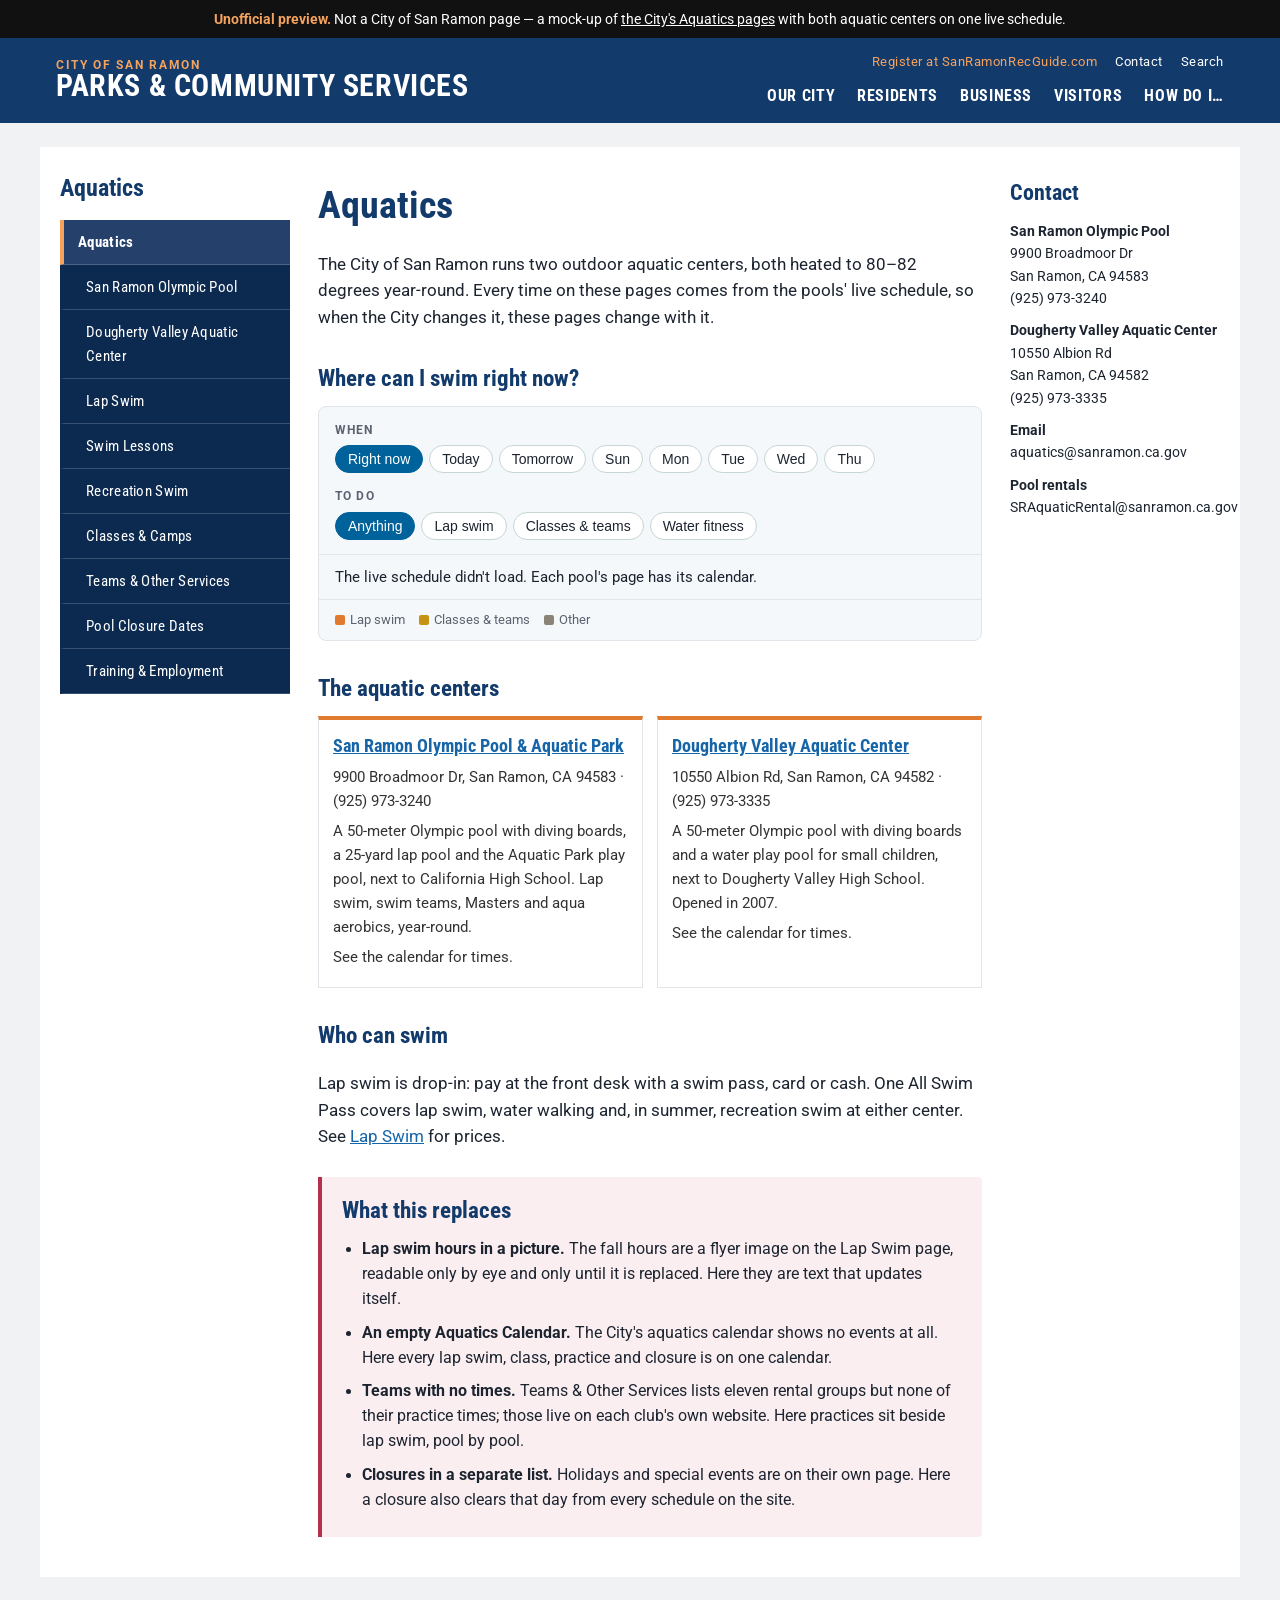
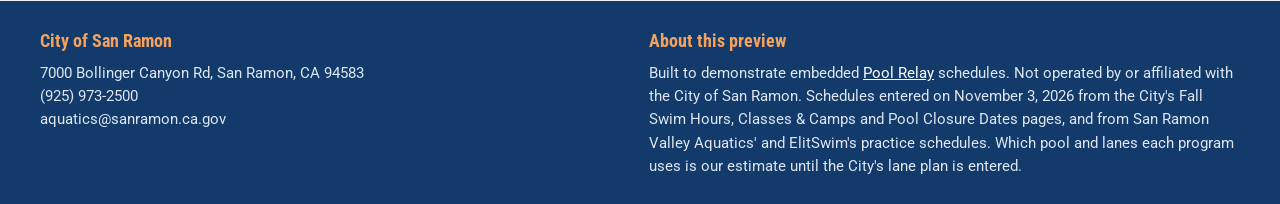
<file: index.html>
<!doctype html>
<!-- UNOFFICIAL PREVIEW. Not a City of San Ramon website. A mock-up of https://www.sanramon.ca.gov/our_city/departments_and_divisions/parks_community_services/aquatics
     with the City's two aquatic centers on one live Pool Relay schedule. -->
<html lang="en">
<head>
<meta charset="utf-8">
<meta name="viewport" content="width=device-width, initial-scale=1">
<meta name="robots" content="noindex, nofollow">
<title>Aquatics | City of San Ramon Aquatics preview</title>
<link rel="preconnect" href="https://fonts.googleapis.com"><link rel="preconnect" href="https://fonts.gstatic.com" crossorigin>
<link href="https://fonts.googleapis.com/css2?family=Roboto:wght@400;500;700&family=Roboto+Condensed:wght@400;700&display=swap" rel="stylesheet">
<link rel="stylesheet" href="style.css?v=bbf030f4">
</head>
<body>
<div class="preview-note"><b>Unofficial preview.</b> Not a City of San Ramon page &mdash; a mock-up of <a href="https://www.sanramon.ca.gov/our_city/departments_and_divisions/parks_community_services/aquatics" target="_blank" rel="noopener noreferrer">the City's Aquatics pages</a> with both aquatic centers on one live schedule.</div>
<header class="site"><div class="hdr">
  <a class="brand" href="index.html"><small>City of San Ramon</small><span>Parks &amp; Community Services</span></a>
  <div class="right"><div class="util"><span>Register at SanRamonRecGuide.com</span><span>Contact</span><span>Search</span></div>
    <nav aria-label="Main"><span>Our City</span><span>Residents</span><span>Business</span><span>Visitors</span><span>How Do I…</span></nav></div>
</div></header>
<div class="page">
  <aside class="side"><h2>Aquatics</h2><nav aria-label="Aquatics"><a class=" here" href="index.html">Aquatics</a><a class="sub" href="olympic-pool.html">San Ramon Olympic Pool</a><a class="sub" href="dougherty-valley.html">Dougherty Valley Aquatic Center</a><a class="sub" href="lap-swim.html">Lap Swim</a><a class="sub" href="#">Swim Lessons</a><a class="sub" href="#">Recreation Swim</a><a class="sub" href="classes.html">Classes &amp; Camps</a><a class="sub" href="teams.html">Teams &amp; Other Services</a><a class="sub" href="closures.html">Pool Closure Dates</a><a class="sub" href="#">Training &amp; Employment</a></nav></aside>
  <main class="main"><h1>Aquatics</h1>
    <p class="lede">The City of San Ramon runs two outdoor aquatic centers, both heated to 80–82 degrees year-round. Every time on these pages
      comes from the pools' live schedule, so when the City changes it, these pages change with it.</p>
    <h2 id="find">Where can I swim right now?</h2>
    <div id="finder" class="finder" data-view="crpwBd7tJOeik4pmuAR3ID,v0jSpnBF5QDS1Yb8kKWGnq" data-all-label="Both centers"></div>
    <h2>The aquatic centers</h2>
    <div class="cards"><div class="card"><h3><a href="olympic-pool.html">San Ramon Olympic Pool &amp; Aquatic Park</a></h3><p class="small muted">9900 Broadmoor Dr, San Ramon, CA 94583 · (925) 973-3240</p>
  <p>A 50-meter Olympic pool with diving boards, a 25-yard lap pool and the Aquatic Park play pool, next to California High School. Lap swim, swim teams, Masters and aqua aerobics, year-round.</p>
  <p class="small" data-live="swims" data-view="crpwBd7tJOeik4pmuAR3ID" data-pool="srop">…</p></div><div class="card"><h3><a href="dougherty-valley.html">Dougherty Valley Aquatic Center</a></h3><p class="small muted">10550 Albion Rd, San Ramon, CA 94582 · (925) 973-3335</p>
  <p>A 50-meter Olympic pool with diving boards and a water play pool for small children, next to Dougherty Valley High School. Opened in 2007.</p>
  <p class="small" data-live="swims" data-view="v0jSpnBF5QDS1Yb8kKWGnq" data-pool="dvac">…</p></div></div>
    <div class="adjusted" data-live="closures" data-view="crpwBd7tJOeik4pmuAR3ID,v0jSpnBF5QDS1Yb8kKWGnq" data-pool="srop|dvac" data-ahead="120" hidden></div>

    <h2>Who can swim</h2>
    <p>Lap swim is drop-in: pay at the front desk with a swim pass, card or cash. One All Swim Pass covers lap swim, water walking and, in
      summer, recreation swim at either center. See <a href="lap-swim.html">Lap Swim</a> for prices.</p>

    <div class="replaces">
      <h2>What this replaces</h2>
      <ul>
        <li><b>Lap swim hours in a picture.</b> The fall hours are a flyer image on the Lap Swim page, readable only by eye and only until it is
          replaced. Here they are text that updates itself.</li>
        <li><b>An empty Aquatics Calendar.</b> The City's aquatics calendar shows no events at all. Here every lap swim, class, practice and
          closure is on one calendar.</li>
        <li><b>Teams with no times.</b> Teams &amp; Other Services lists eleven rental groups but none of their practice times; those live on
          each club's own website. Here practices sit beside lap swim, pool by pool.</li>
        <li><b>Closures in a separate list.</b> Holidays and special events are on their own page. Here a closure also clears that day from every
          schedule on the site.</li>
      </ul>
    </div>
</main>
  <aside class="contact"><h2>Contact</h2><p><b>San Ramon Olympic Pool</b>9900 Broadmoor Dr<br>San Ramon, CA 94583<br>(925) 973-3240</p>
<p><b>Dougherty Valley Aquatic Center</b>10550 Albion Rd<br>San Ramon, CA 94582<br>(925) 973-3335</p>
<p><b>Email</b>aquatics@sanramon.ca.gov</p><p><b>Pool rentals</b>SRAquaticRental@sanramon.ca.gov</p></aside>
</div>
<footer class="site"><div class="in">
  <div><h4>City of San Ramon</h4><p>7000 Bollinger Canyon Rd, San Ramon, CA 94583<br>(925) 973-2500<br>aquatics@sanramon.ca.gov</p></div>
  <div><h4>About this preview</h4><p>Built to demonstrate embedded <a href="https://www.poolrelay.com" target="_blank" rel="noopener">Pool Relay</a> schedules. Not operated by or affiliated with the City of San Ramon. Schedules entered on November 3, 2026 from the City's Fall Swim Hours, Classes &amp; Camps and Pool Closure Dates pages, and from San Ramon Valley Aquatics' and ElitSwim's practice schedules. Which pool and lanes each program uses is our estimate until the City's lane plan is entered.</p></div>
</div></footer>
<script>window.POOLS = [{"slug": "srop", "name": "San Ramon Olympic Pool & Aquatic Park", "short": "San Ramon Olympic Pool", "facility": "San Ramon Olympic Pool & Aquatic Park", "area": "San Ramon", "kind": "yearRound", "address": "9900 Broadmoor Dr, San Ramon, CA 94583", "phone": "(925) 973-3240", "href": "olympic-pool.html"}, {"slug": "dvac", "name": "Dougherty Valley Aquatic Center", "short": "Dougherty Valley", "facility": "Dougherty Valley Aquatic Center", "area": "San Ramon", "kind": "yearRound", "address": "10550 Albion Rd, San Ramon, CA 94582", "phone": "(925) 973-3335", "href": "dougherty-valley.html"}];</script>
<script src="finder.js?v=bbf030f4"></script>
</body>
</html>
</file>
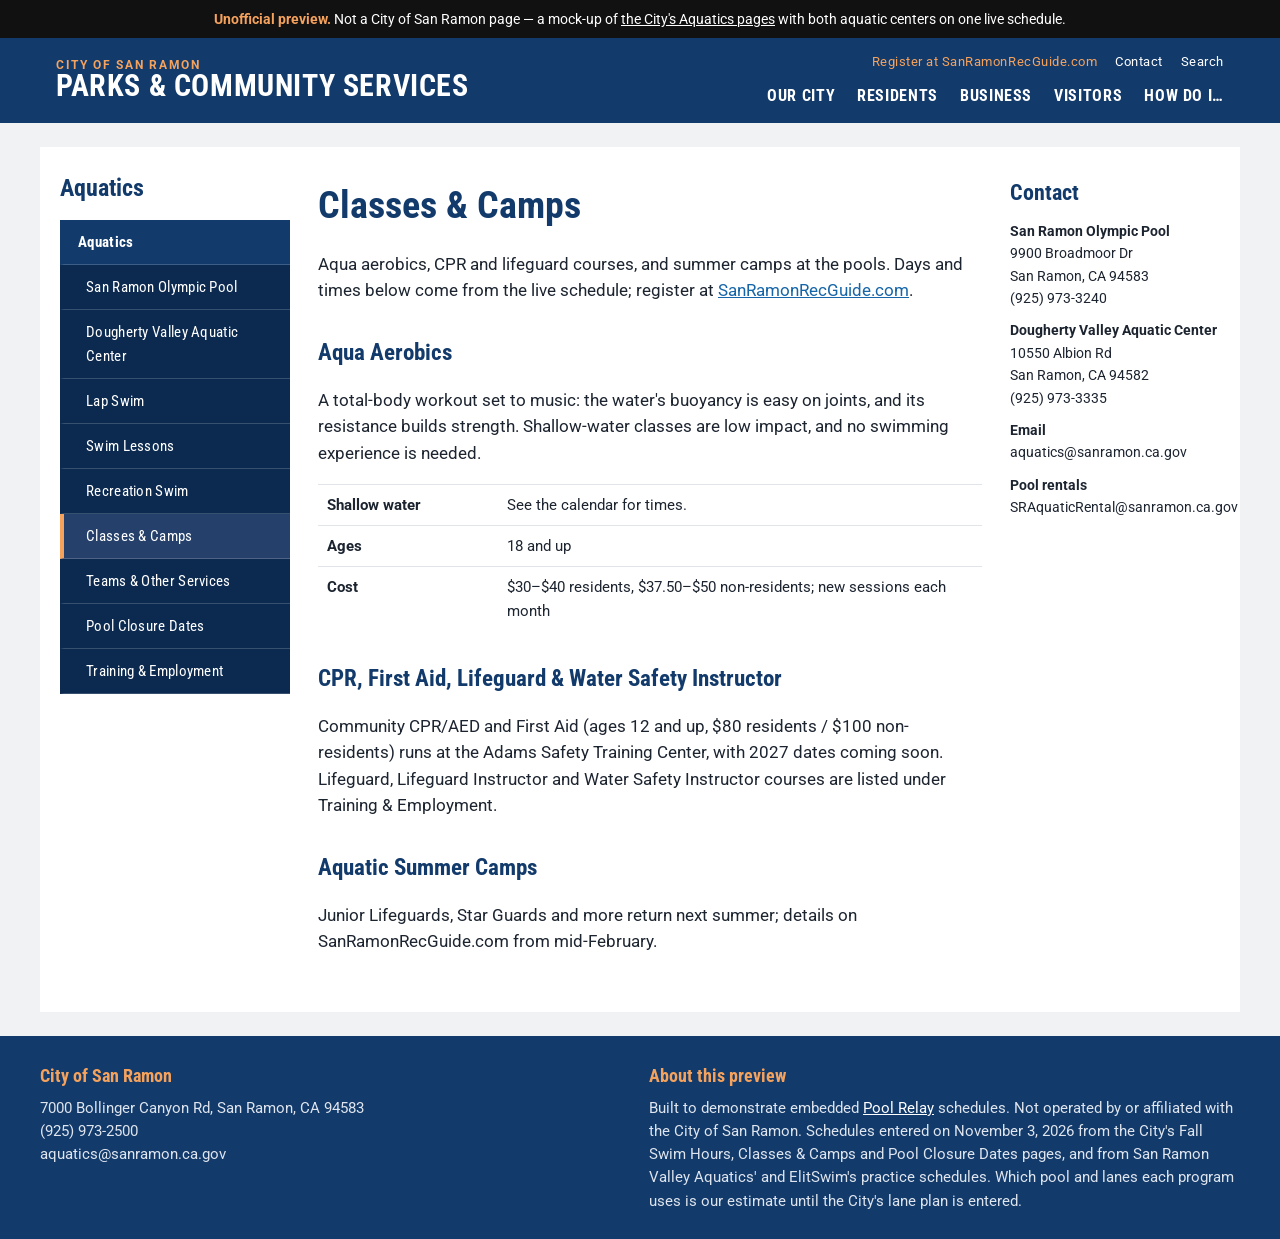
<file: classes.html>
<!doctype html>
<!-- UNOFFICIAL PREVIEW. Not a City of San Ramon website. A mock-up of https://www.sanramon.ca.gov/our_city/departments_and_divisions/parks_community_services/aquatics
     with the City's two aquatic centers on one live Pool Relay schedule. -->
<html lang="en">
<head>
<meta charset="utf-8">
<meta name="viewport" content="width=device-width, initial-scale=1">
<meta name="robots" content="noindex, nofollow">
<title>Classes &amp; Camps | City of San Ramon Aquatics preview</title>
<link rel="preconnect" href="https://fonts.googleapis.com"><link rel="preconnect" href="https://fonts.gstatic.com" crossorigin>
<link href="https://fonts.googleapis.com/css2?family=Roboto:wght@400;500;700&family=Roboto+Condensed:wght@400;700&display=swap" rel="stylesheet">
<link rel="stylesheet" href="style.css?v=bbf030f4">
</head>
<body>
<div class="preview-note"><b>Unofficial preview.</b> Not a City of San Ramon page &mdash; a mock-up of <a href="https://www.sanramon.ca.gov/our_city/departments_and_divisions/parks_community_services/aquatics" target="_blank" rel="noopener noreferrer">the City's Aquatics pages</a> with both aquatic centers on one live schedule.</div>
<header class="site"><div class="hdr">
  <a class="brand" href="index.html"><small>City of San Ramon</small><span>Parks &amp; Community Services</span></a>
  <div class="right"><div class="util"><span>Register at SanRamonRecGuide.com</span><span>Contact</span><span>Search</span></div>
    <nav aria-label="Main"><span>Our City</span><span>Residents</span><span>Business</span><span>Visitors</span><span>How Do I…</span></nav></div>
</div></header>
<div class="page">
  <aside class="side"><h2>Aquatics</h2><nav aria-label="Aquatics"><a class="" href="index.html">Aquatics</a><a class="sub" href="olympic-pool.html">San Ramon Olympic Pool</a><a class="sub" href="dougherty-valley.html">Dougherty Valley Aquatic Center</a><a class="sub" href="lap-swim.html">Lap Swim</a><a class="sub" href="#">Swim Lessons</a><a class="sub" href="#">Recreation Swim</a><a class="sub here" href="classes.html">Classes &amp; Camps</a><a class="sub" href="teams.html">Teams &amp; Other Services</a><a class="sub" href="closures.html">Pool Closure Dates</a><a class="sub" href="#">Training &amp; Employment</a></nav></aside>
  <main class="main"><h1>Classes &amp; Camps</h1>
    <p class="lede">Aqua aerobics, CPR and lifeguard courses, and summer camps at the pools. Days and times below come from the live schedule;
      register at <a href="https://www.sanramonrecguide.com" target="_blank" rel="noopener">SanRamonRecGuide.com</a>.</p>
    <h2>Aqua Aerobics</h2>
    <p>A total-body workout set to music: the water's buoyancy is easy on joints, and its resistance builds strength. Shallow-water classes
      are low impact, and no swimming experience is needed.</p>
    <div class="tblwrap"><table class="prog">
      <tr><th>Shallow water</th><td class="when" data-live="when" data-view="crpwBd7tJOeik4pmuAR3ID,v0jSpnBF5QDS1Yb8kKWGnq" data-pool="srop|dvac" data-group="San Ramon Aquatics / Aqua Aerobics" data-gap="-1">…</td></tr>
      <tr><th>Ages</th><td>18 and up</td></tr><tr><th>Cost</th><td>$30–$40 residents, $37.50–$50 non-residents; new sessions each month</td></tr></table></div>
    <h2>CPR, First Aid, Lifeguard &amp; Water Safety Instructor</h2>
    <p>Community CPR/AED and First Aid (ages 12 and up, $80 residents / $100 non-residents) runs at the Adams Safety Training Center, with
      2027 dates coming soon. Lifeguard, Lifeguard Instructor and Water Safety Instructor courses are listed under Training &amp; Employment.</p>
    <h2>Aquatic Summer Camps</h2>
    <p>Junior Lifeguards, Star Guards and more return next summer; details on SanRamonRecGuide.com from mid-February.</p>
</main>
  <aside class="contact"><h2>Contact</h2><p><b>San Ramon Olympic Pool</b>9900 Broadmoor Dr<br>San Ramon, CA 94583<br>(925) 973-3240</p>
<p><b>Dougherty Valley Aquatic Center</b>10550 Albion Rd<br>San Ramon, CA 94582<br>(925) 973-3335</p>
<p><b>Email</b>aquatics@sanramon.ca.gov</p><p><b>Pool rentals</b>SRAquaticRental@sanramon.ca.gov</p></aside>
</div>
<footer class="site"><div class="in">
  <div><h4>City of San Ramon</h4><p>7000 Bollinger Canyon Rd, San Ramon, CA 94583<br>(925) 973-2500<br>aquatics@sanramon.ca.gov</p></div>
  <div><h4>About this preview</h4><p>Built to demonstrate embedded <a href="https://www.poolrelay.com" target="_blank" rel="noopener">Pool Relay</a> schedules. Not operated by or affiliated with the City of San Ramon. Schedules entered on November 3, 2026 from the City's Fall Swim Hours, Classes &amp; Camps and Pool Closure Dates pages, and from San Ramon Valley Aquatics' and ElitSwim's practice schedules. Which pool and lanes each program uses is our estimate until the City's lane plan is entered.</p></div>
</div></footer>
<script>window.POOLS = [{"slug": "srop", "name": "San Ramon Olympic Pool & Aquatic Park", "short": "San Ramon Olympic Pool", "facility": "San Ramon Olympic Pool & Aquatic Park", "area": "San Ramon", "kind": "yearRound", "address": "9900 Broadmoor Dr, San Ramon, CA 94583", "phone": "(925) 973-3240", "href": "olympic-pool.html"}, {"slug": "dvac", "name": "Dougherty Valley Aquatic Center", "short": "Dougherty Valley", "facility": "Dougherty Valley Aquatic Center", "area": "San Ramon", "kind": "yearRound", "address": "10550 Albion Rd, San Ramon, CA 94582", "phone": "(925) 973-3335", "href": "dougherty-valley.html"}];</script>
<script src="finder.js?v=bbf030f4"></script>
</body>
</html>
</file>
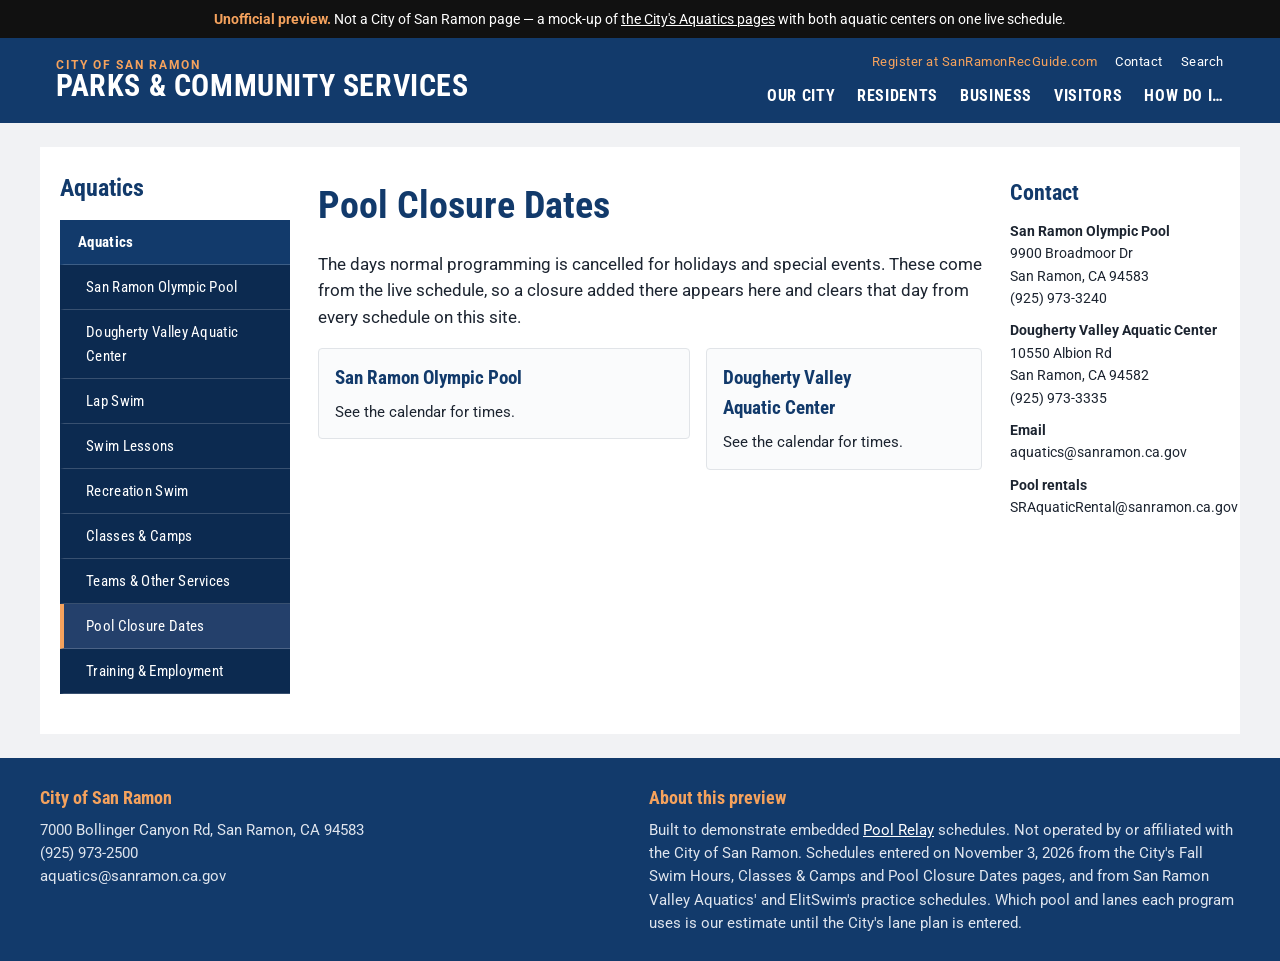
<file: closures.html>
<!doctype html>
<!-- UNOFFICIAL PREVIEW. Not a City of San Ramon website. A mock-up of https://www.sanramon.ca.gov/our_city/departments_and_divisions/parks_community_services/aquatics
     with the City's two aquatic centers on one live Pool Relay schedule. -->
<html lang="en">
<head>
<meta charset="utf-8">
<meta name="viewport" content="width=device-width, initial-scale=1">
<meta name="robots" content="noindex, nofollow">
<title>Pool Closure Dates | City of San Ramon Aquatics preview</title>
<link rel="preconnect" href="https://fonts.googleapis.com"><link rel="preconnect" href="https://fonts.gstatic.com" crossorigin>
<link href="https://fonts.googleapis.com/css2?family=Roboto:wght@400;500;700&family=Roboto+Condensed:wght@400;700&display=swap" rel="stylesheet">
<link rel="stylesheet" href="style.css?v=bbf030f4">
</head>
<body>
<div class="preview-note"><b>Unofficial preview.</b> Not a City of San Ramon page &mdash; a mock-up of <a href="https://www.sanramon.ca.gov/our_city/departments_and_divisions/parks_community_services/aquatics" target="_blank" rel="noopener noreferrer">the City's Aquatics pages</a> with both aquatic centers on one live schedule.</div>
<header class="site"><div class="hdr">
  <a class="brand" href="index.html"><small>City of San Ramon</small><span>Parks &amp; Community Services</span></a>
  <div class="right"><div class="util"><span>Register at SanRamonRecGuide.com</span><span>Contact</span><span>Search</span></div>
    <nav aria-label="Main"><span>Our City</span><span>Residents</span><span>Business</span><span>Visitors</span><span>How Do I…</span></nav></div>
</div></header>
<div class="page">
  <aside class="side"><h2>Aquatics</h2><nav aria-label="Aquatics"><a class="" href="index.html">Aquatics</a><a class="sub" href="olympic-pool.html">San Ramon Olympic Pool</a><a class="sub" href="dougherty-valley.html">Dougherty Valley Aquatic Center</a><a class="sub" href="lap-swim.html">Lap Swim</a><a class="sub" href="#">Swim Lessons</a><a class="sub" href="#">Recreation Swim</a><a class="sub" href="classes.html">Classes &amp; Camps</a><a class="sub" href="teams.html">Teams &amp; Other Services</a><a class="sub here" href="closures.html">Pool Closure Dates</a><a class="sub" href="#">Training &amp; Employment</a></nav></aside>
  <main class="main"><h1>Pool Closure Dates</h1>
    <p class="lede">The days normal programming is cancelled for holidays and special events. These come from the live schedule, so a
      closure added there appears here and clears that day from every schedule on this site.</p>
    <div class="top2">
      <section class="now"><h2>San Ramon Olympic Pool</h2><div class="small" data-live="closures" data-view="crpwBd7tJOeik4pmuAR3ID" data-pool="srop" data-ahead="400" data-label="Closed">No closures scheduled.</div></section>
      <section class="now"><h2>Dougherty Valley Aquatic Center</h2><div class="small" data-live="closures" data-view="v0jSpnBF5QDS1Yb8kKWGnq" data-pool="dvac" data-ahead="400" data-label="Closed">No closures scheduled.</div></section>
    </div>
</main>
  <aside class="contact"><h2>Contact</h2><p><b>San Ramon Olympic Pool</b>9900 Broadmoor Dr<br>San Ramon, CA 94583<br>(925) 973-3240</p>
<p><b>Dougherty Valley Aquatic Center</b>10550 Albion Rd<br>San Ramon, CA 94582<br>(925) 973-3335</p>
<p><b>Email</b>aquatics@sanramon.ca.gov</p><p><b>Pool rentals</b>SRAquaticRental@sanramon.ca.gov</p></aside>
</div>
<footer class="site"><div class="in">
  <div><h4>City of San Ramon</h4><p>7000 Bollinger Canyon Rd, San Ramon, CA 94583<br>(925) 973-2500<br>aquatics@sanramon.ca.gov</p></div>
  <div><h4>About this preview</h4><p>Built to demonstrate embedded <a href="https://www.poolrelay.com" target="_blank" rel="noopener">Pool Relay</a> schedules. Not operated by or affiliated with the City of San Ramon. Schedules entered on November 3, 2026 from the City's Fall Swim Hours, Classes &amp; Camps and Pool Closure Dates pages, and from San Ramon Valley Aquatics' and ElitSwim's practice schedules. Which pool and lanes each program uses is our estimate until the City's lane plan is entered.</p></div>
</div></footer>
<script>window.POOLS = [{"slug": "srop", "name": "San Ramon Olympic Pool & Aquatic Park", "short": "San Ramon Olympic Pool", "facility": "San Ramon Olympic Pool & Aquatic Park", "area": "San Ramon", "kind": "yearRound", "address": "9900 Broadmoor Dr, San Ramon, CA 94583", "phone": "(925) 973-3240", "href": "olympic-pool.html"}, {"slug": "dvac", "name": "Dougherty Valley Aquatic Center", "short": "Dougherty Valley", "facility": "Dougherty Valley Aquatic Center", "area": "San Ramon", "kind": "yearRound", "address": "10550 Albion Rd, San Ramon, CA 94582", "phone": "(925) 973-3335", "href": "dougherty-valley.html"}];</script>
<script src="finder.js?v=bbf030f4"></script>
</body>
</html>
</file>
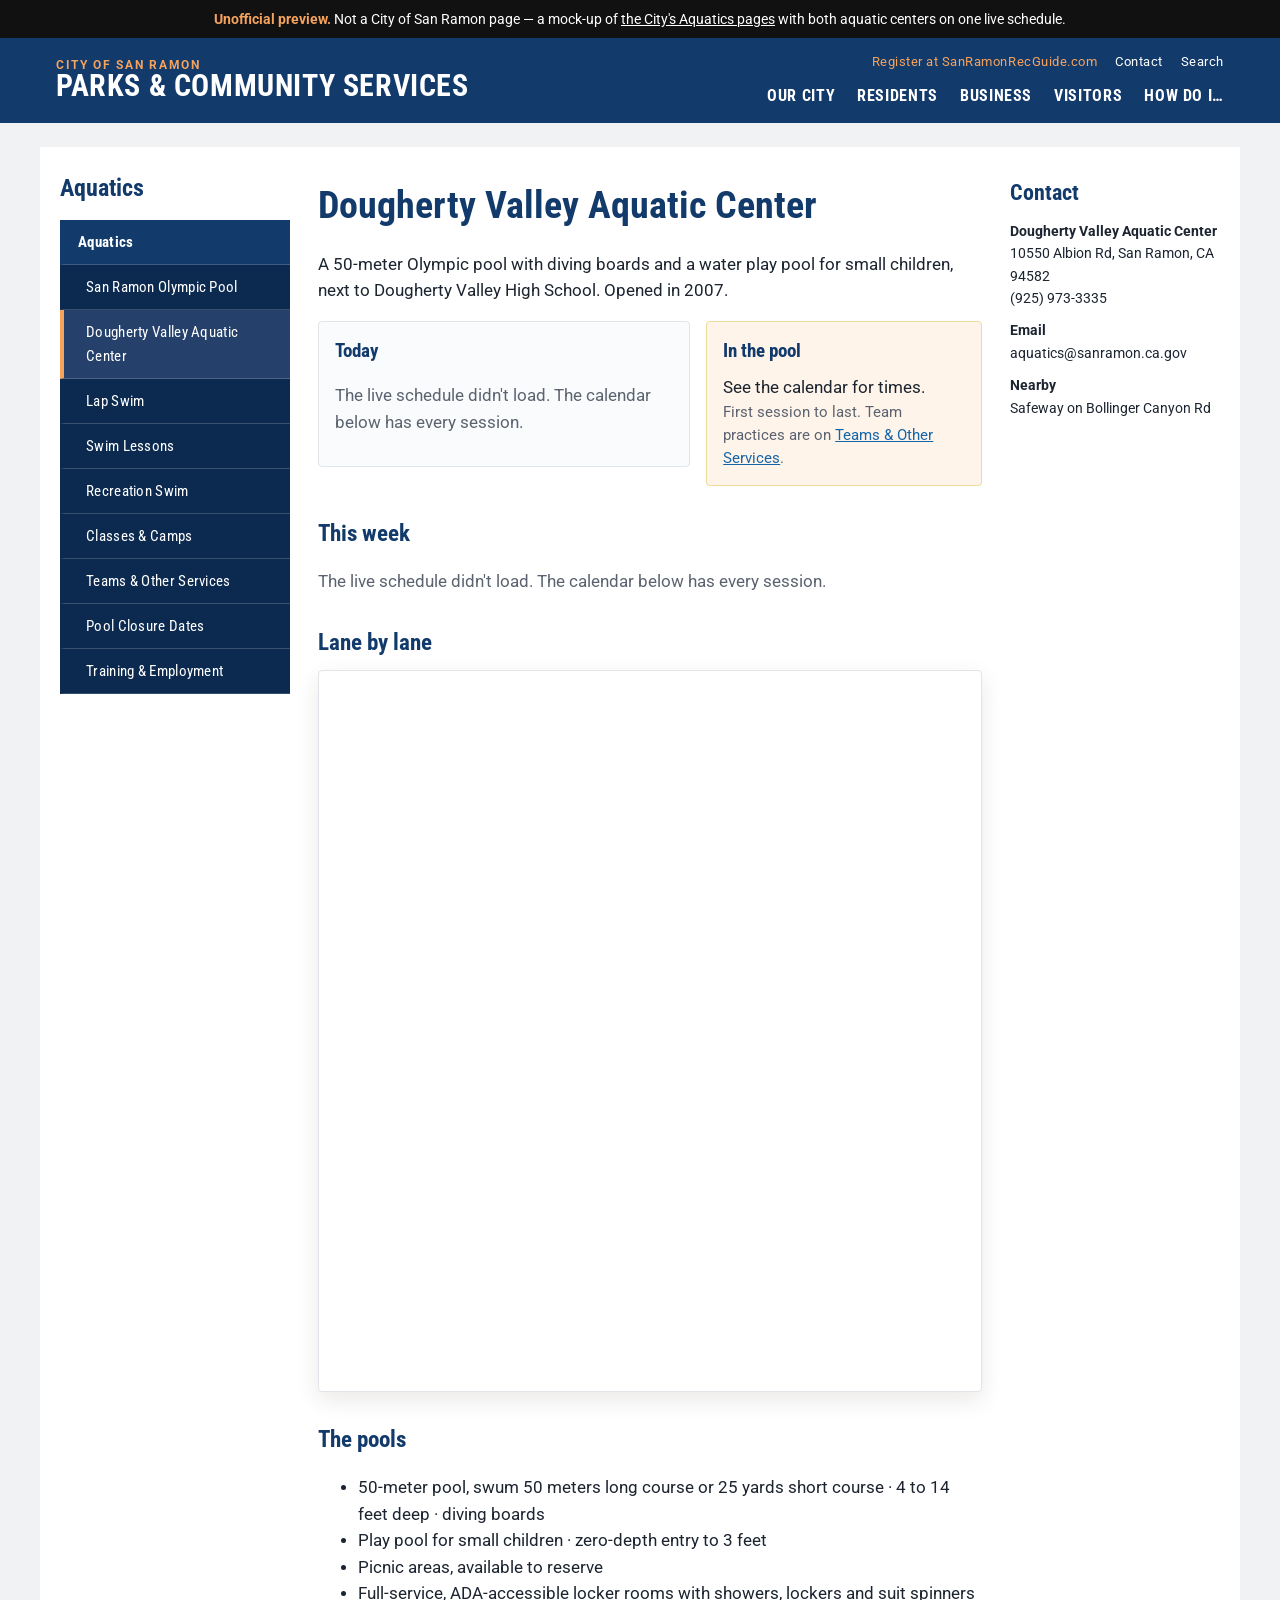
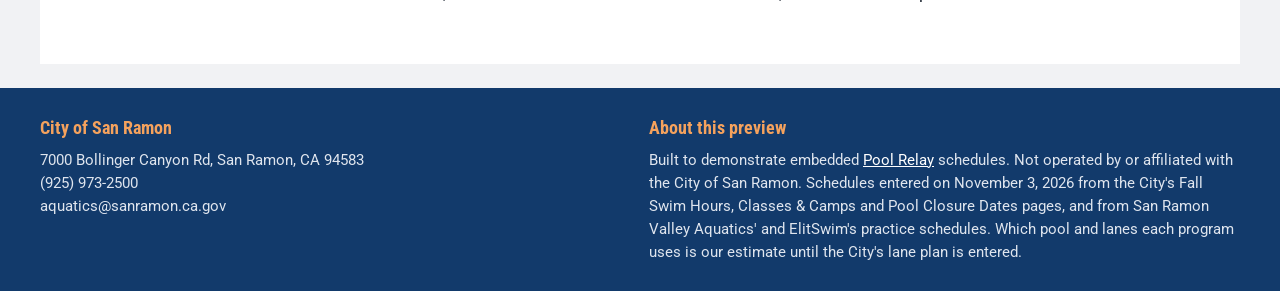
<file: dougherty-valley.html>
<!doctype html>
<!-- UNOFFICIAL PREVIEW. Not a City of San Ramon website. A mock-up of https://www.sanramon.ca.gov/our_city/departments_and_divisions/parks_community_services/aquatics
     with the City's two aquatic centers on one live Pool Relay schedule. -->
<html lang="en">
<head>
<meta charset="utf-8">
<meta name="viewport" content="width=device-width, initial-scale=1">
<meta name="robots" content="noindex, nofollow">
<title>Dougherty Valley Aquatic Center | City of San Ramon Aquatics preview</title>
<link rel="preconnect" href="https://fonts.googleapis.com"><link rel="preconnect" href="https://fonts.gstatic.com" crossorigin>
<link href="https://fonts.googleapis.com/css2?family=Roboto:wght@400;500;700&family=Roboto+Condensed:wght@400;700&display=swap" rel="stylesheet">
<link rel="stylesheet" href="style.css?v=bbf030f4">
</head>
<body>
<div class="preview-note"><b>Unofficial preview.</b> Not a City of San Ramon page &mdash; a mock-up of <a href="https://www.sanramon.ca.gov/our_city/departments_and_divisions/parks_community_services/aquatics" target="_blank" rel="noopener noreferrer">the City's Aquatics pages</a> with both aquatic centers on one live schedule.</div>
<header class="site"><div class="hdr">
  <a class="brand" href="index.html"><small>City of San Ramon</small><span>Parks &amp; Community Services</span></a>
  <div class="right"><div class="util"><span>Register at SanRamonRecGuide.com</span><span>Contact</span><span>Search</span></div>
    <nav aria-label="Main"><span>Our City</span><span>Residents</span><span>Business</span><span>Visitors</span><span>How Do I…</span></nav></div>
</div></header>
<div class="page">
  <aside class="side"><h2>Aquatics</h2><nav aria-label="Aquatics"><a class="" href="index.html">Aquatics</a><a class="sub" href="olympic-pool.html">San Ramon Olympic Pool</a><a class="sub here" href="dougherty-valley.html">Dougherty Valley Aquatic Center</a><a class="sub" href="lap-swim.html">Lap Swim</a><a class="sub" href="#">Swim Lessons</a><a class="sub" href="#">Recreation Swim</a><a class="sub" href="classes.html">Classes &amp; Camps</a><a class="sub" href="teams.html">Teams &amp; Other Services</a><a class="sub" href="closures.html">Pool Closure Dates</a><a class="sub" href="#">Training &amp; Employment</a></nav></aside>
  <main class="main"><h1>Dougherty Valley Aquatic Center</h1>
    <p class="lede">A 50-meter Olympic pool with diving boards and a water play pool for small children, next to Dougherty Valley High School. Opened in 2007.</p>
    <div class="top2">
      <section class="now" aria-live="polite"><h2>Today</h2>
        <div id="today" data-view="v0jSpnBF5QDS1Yb8kKWGnq" data-pool="dvac"><p class="muted">Loading today’s schedule…</p></div></section>
      <aside class="hours"><h2>In the pool</h2>
        <div data-live="hours" data-view="v0jSpnBF5QDS1Yb8kKWGnq" data-pool="dvac" data-format="dl"><p class="muted">…</p></div>
        <p class="small muted" style="margin:0">First session to last. Team practices are on <a href="teams.html">Teams &amp; Other Services</a>.</p>
        <div class="adjusted" data-live="closures" data-view="v0jSpnBF5QDS1Yb8kKWGnq" data-pool="dvac" data-ahead="120" hidden></div>
      </aside>
    </div>
    <h2>This week</h2>
    <div id="week" data-view="v0jSpnBF5QDS1Yb8kKWGnq" data-pool="dvac"><p class="muted">Loading the week…</p></div>
    <h2>Lane by lane</h2>
    <div class="frame"><iframe src="https://www.poolrelay.com/embed/v0jSpnBF5QDS1Yb8kKWGnq" height="720" title="Dougherty Valley Aquatic Center, lane by lane" loading="lazy"></iframe></div>
    <h2>The pools</h2>
    <ul><li>50-meter pool, swum 50 meters long course or 25 yards short course · 4 to 14 feet deep · diving boards</li>
      <li>Play pool for small children · zero-depth entry to 3 feet</li><li>Picnic areas, available to reserve</li>
      <li>Full-service, ADA-accessible locker rooms with showers, lockers and suit spinners</li></ul>
</main>
  <aside class="contact"><h2>Contact</h2><p><b>Dougherty Valley Aquatic Center</b>10550 Albion Rd, San Ramon, CA 94582<br>(925) 973-3335</p><p><b>Email</b>aquatics@sanramon.ca.gov</p>
<p><b>Nearby</b>Safeway on Bollinger Canyon Rd</p></aside>
</div>
<footer class="site"><div class="in">
  <div><h4>City of San Ramon</h4><p>7000 Bollinger Canyon Rd, San Ramon, CA 94583<br>(925) 973-2500<br>aquatics@sanramon.ca.gov</p></div>
  <div><h4>About this preview</h4><p>Built to demonstrate embedded <a href="https://www.poolrelay.com" target="_blank" rel="noopener">Pool Relay</a> schedules. Not operated by or affiliated with the City of San Ramon. Schedules entered on November 3, 2026 from the City's Fall Swim Hours, Classes &amp; Camps and Pool Closure Dates pages, and from San Ramon Valley Aquatics' and ElitSwim's practice schedules. Which pool and lanes each program uses is our estimate until the City's lane plan is entered.</p></div>
</div></footer>
<script>window.POOLS = [{"slug": "srop", "name": "San Ramon Olympic Pool & Aquatic Park", "short": "San Ramon Olympic Pool", "facility": "San Ramon Olympic Pool & Aquatic Park", "area": "San Ramon", "kind": "yearRound", "address": "9900 Broadmoor Dr, San Ramon, CA 94583", "phone": "(925) 973-3240", "href": "olympic-pool.html"}, {"slug": "dvac", "name": "Dougherty Valley Aquatic Center", "short": "Dougherty Valley", "facility": "Dougherty Valley Aquatic Center", "area": "San Ramon", "kind": "yearRound", "address": "10550 Albion Rd, San Ramon, CA 94582", "phone": "(925) 973-3335", "href": "dougherty-valley.html"}];</script>
<script src="finder.js?v=bbf030f4"></script>
</body>
</html>
</file>
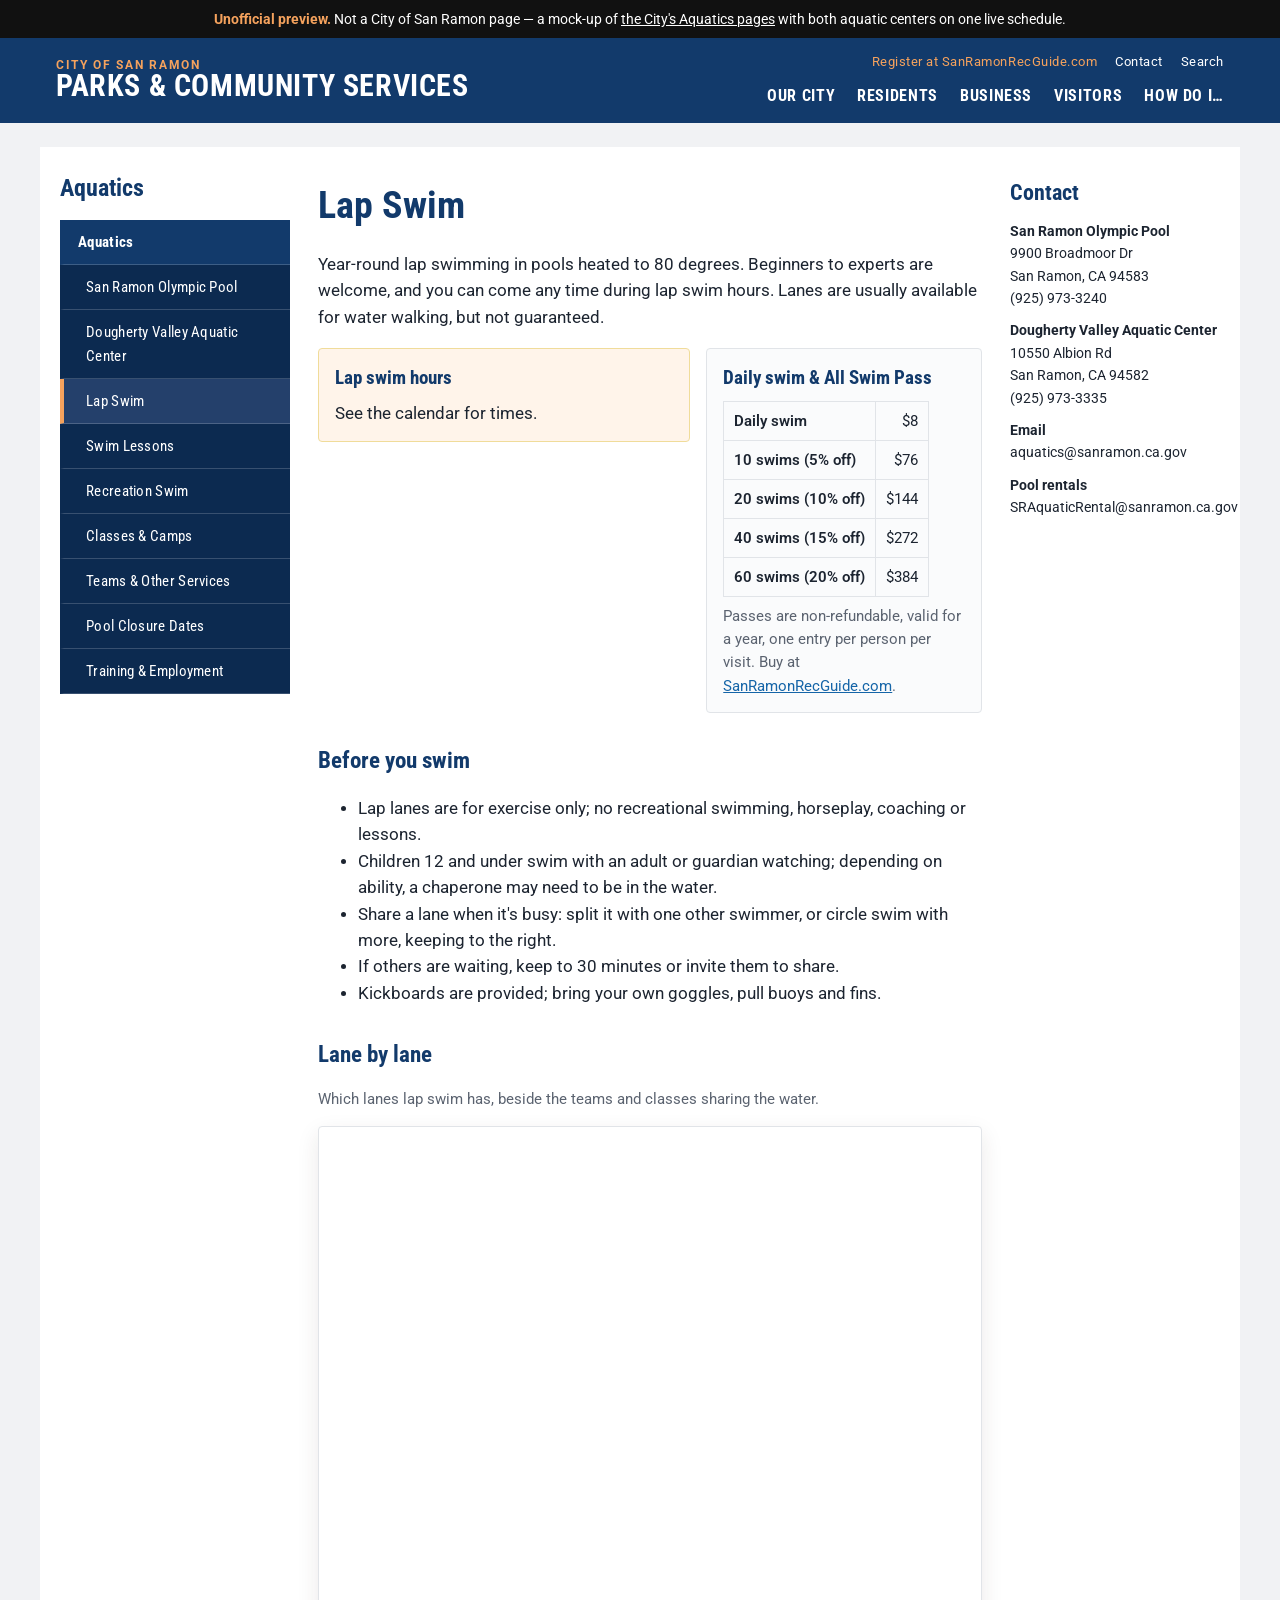
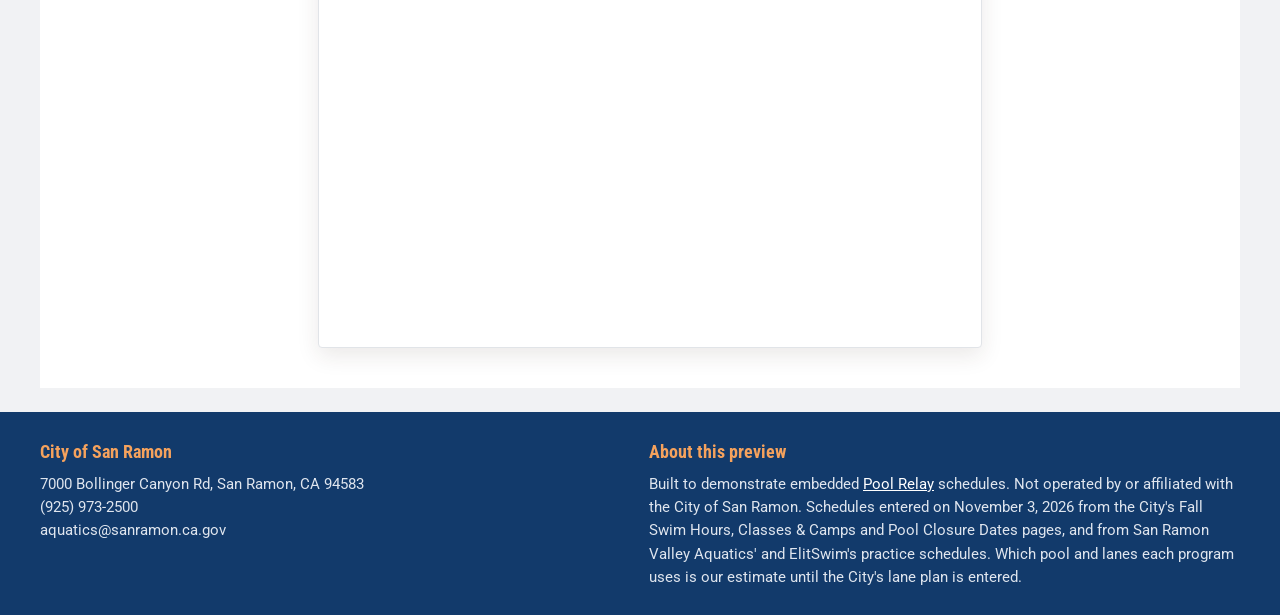
<file: lap-swim.html>
<!doctype html>
<!-- UNOFFICIAL PREVIEW. Not a City of San Ramon website. A mock-up of https://www.sanramon.ca.gov/our_city/departments_and_divisions/parks_community_services/aquatics
     with the City's two aquatic centers on one live Pool Relay schedule. -->
<html lang="en">
<head>
<meta charset="utf-8">
<meta name="viewport" content="width=device-width, initial-scale=1">
<meta name="robots" content="noindex, nofollow">
<title>Lap Swim | City of San Ramon Aquatics preview</title>
<link rel="preconnect" href="https://fonts.googleapis.com"><link rel="preconnect" href="https://fonts.gstatic.com" crossorigin>
<link href="https://fonts.googleapis.com/css2?family=Roboto:wght@400;500;700&family=Roboto+Condensed:wght@400;700&display=swap" rel="stylesheet">
<link rel="stylesheet" href="style.css?v=bbf030f4">
</head>
<body>
<div class="preview-note"><b>Unofficial preview.</b> Not a City of San Ramon page &mdash; a mock-up of <a href="https://www.sanramon.ca.gov/our_city/departments_and_divisions/parks_community_services/aquatics" target="_blank" rel="noopener noreferrer">the City's Aquatics pages</a> with both aquatic centers on one live schedule.</div>
<header class="site"><div class="hdr">
  <a class="brand" href="index.html"><small>City of San Ramon</small><span>Parks &amp; Community Services</span></a>
  <div class="right"><div class="util"><span>Register at SanRamonRecGuide.com</span><span>Contact</span><span>Search</span></div>
    <nav aria-label="Main"><span>Our City</span><span>Residents</span><span>Business</span><span>Visitors</span><span>How Do I…</span></nav></div>
</div></header>
<div class="page">
  <aside class="side"><h2>Aquatics</h2><nav aria-label="Aquatics"><a class="" href="index.html">Aquatics</a><a class="sub" href="olympic-pool.html">San Ramon Olympic Pool</a><a class="sub" href="dougherty-valley.html">Dougherty Valley Aquatic Center</a><a class="sub here" href="lap-swim.html">Lap Swim</a><a class="sub" href="#">Swim Lessons</a><a class="sub" href="#">Recreation Swim</a><a class="sub" href="classes.html">Classes &amp; Camps</a><a class="sub" href="teams.html">Teams &amp; Other Services</a><a class="sub" href="closures.html">Pool Closure Dates</a><a class="sub" href="#">Training &amp; Employment</a></nav></aside>
  <main class="main"><h1>Lap Swim</h1>
    <p class="lede">Year-round lap swimming in pools heated to 80 degrees. Beginners to experts are welcome, and you can come any time during
      lap swim hours. Lanes are usually available for water walking, but not guaranteed.</p>
    <div class="top2">
      <aside class="hours"><h2>Lap swim hours</h2>
        <p style="margin:0" data-live="when" data-view="crpwBd7tJOeik4pmuAR3ID,v0jSpnBF5QDS1Yb8kKWGnq" data-pool="srop|dvac" data-group="San Ramon Aquatics / Lap Swim">…</p>
        <div class="adjusted" data-live="exceptions" data-view="crpwBd7tJOeik4pmuAR3ID" data-pool="srop" data-group="San Ramon Aquatics / Lap Swim" hidden></div></aside>
      <section class="now"><h2>Daily swim &amp; All Swim Pass</h2>
        <table class="fees"><tr><th>Daily swim</th><td>$8</td></tr><tr><th>10 swims (5% off)</th><td>$76</td></tr><tr><th>20 swims (10% off)</th><td>$144</td></tr>
          <tr><th>40 swims (15% off)</th><td>$272</td></tr><tr><th>60 swims (20% off)</th><td>$384</td></tr></table>
        <p class="small muted" style="margin:6px 0 0">Passes are non-refundable, valid for a year, one entry per person per visit. Buy at
          <a href="https://www.sanramonrecguide.com" target="_blank" rel="noopener">SanRamonRecGuide.com</a>.</p></section>
    </div>
    <h2>Before you swim</h2>
    <ul><li>Lap lanes are for exercise only; no recreational swimming, horseplay, coaching or lessons.</li>
      <li>Children 12 and under swim with an adult or guardian watching; depending on ability, a chaperone may need to be in the water.</li>
      <li>Share a lane when it's busy: split it with one other swimmer, or circle swim with more, keeping to the right.</li>
      <li>If others are waiting, keep to 30 minutes or invite them to share.</li>
      <li>Kickboards are provided; bring your own goggles, pull buoys and fins.</li></ul>
    <h2>Lane by lane</h2>
    <p class="small muted">Which lanes lap swim has, beside the teams and classes sharing the water.</p>
    <div class="frame"><iframe src="https://www.poolrelay.com/embed/crpwBd7tJOeik4pmuAR3ID" height="820" title="San Ramon Olympic Pool &amp; Aquatic Park, lane by lane" loading="lazy"></iframe></div>
</main>
  <aside class="contact"><h2>Contact</h2><p><b>San Ramon Olympic Pool</b>9900 Broadmoor Dr<br>San Ramon, CA 94583<br>(925) 973-3240</p>
<p><b>Dougherty Valley Aquatic Center</b>10550 Albion Rd<br>San Ramon, CA 94582<br>(925) 973-3335</p>
<p><b>Email</b>aquatics@sanramon.ca.gov</p><p><b>Pool rentals</b>SRAquaticRental@sanramon.ca.gov</p></aside>
</div>
<footer class="site"><div class="in">
  <div><h4>City of San Ramon</h4><p>7000 Bollinger Canyon Rd, San Ramon, CA 94583<br>(925) 973-2500<br>aquatics@sanramon.ca.gov</p></div>
  <div><h4>About this preview</h4><p>Built to demonstrate embedded <a href="https://www.poolrelay.com" target="_blank" rel="noopener">Pool Relay</a> schedules. Not operated by or affiliated with the City of San Ramon. Schedules entered on November 3, 2026 from the City's Fall Swim Hours, Classes &amp; Camps and Pool Closure Dates pages, and from San Ramon Valley Aquatics' and ElitSwim's practice schedules. Which pool and lanes each program uses is our estimate until the City's lane plan is entered.</p></div>
</div></footer>
<script>window.POOLS = [{"slug": "srop", "name": "San Ramon Olympic Pool & Aquatic Park", "short": "San Ramon Olympic Pool", "facility": "San Ramon Olympic Pool & Aquatic Park", "area": "San Ramon", "kind": "yearRound", "address": "9900 Broadmoor Dr, San Ramon, CA 94583", "phone": "(925) 973-3240", "href": "olympic-pool.html"}, {"slug": "dvac", "name": "Dougherty Valley Aquatic Center", "short": "Dougherty Valley", "facility": "Dougherty Valley Aquatic Center", "area": "San Ramon", "kind": "yearRound", "address": "10550 Albion Rd, San Ramon, CA 94582", "phone": "(925) 973-3335", "href": "dougherty-valley.html"}];</script>
<script src="finder.js?v=bbf030f4"></script>
</body>
</html>
</file>
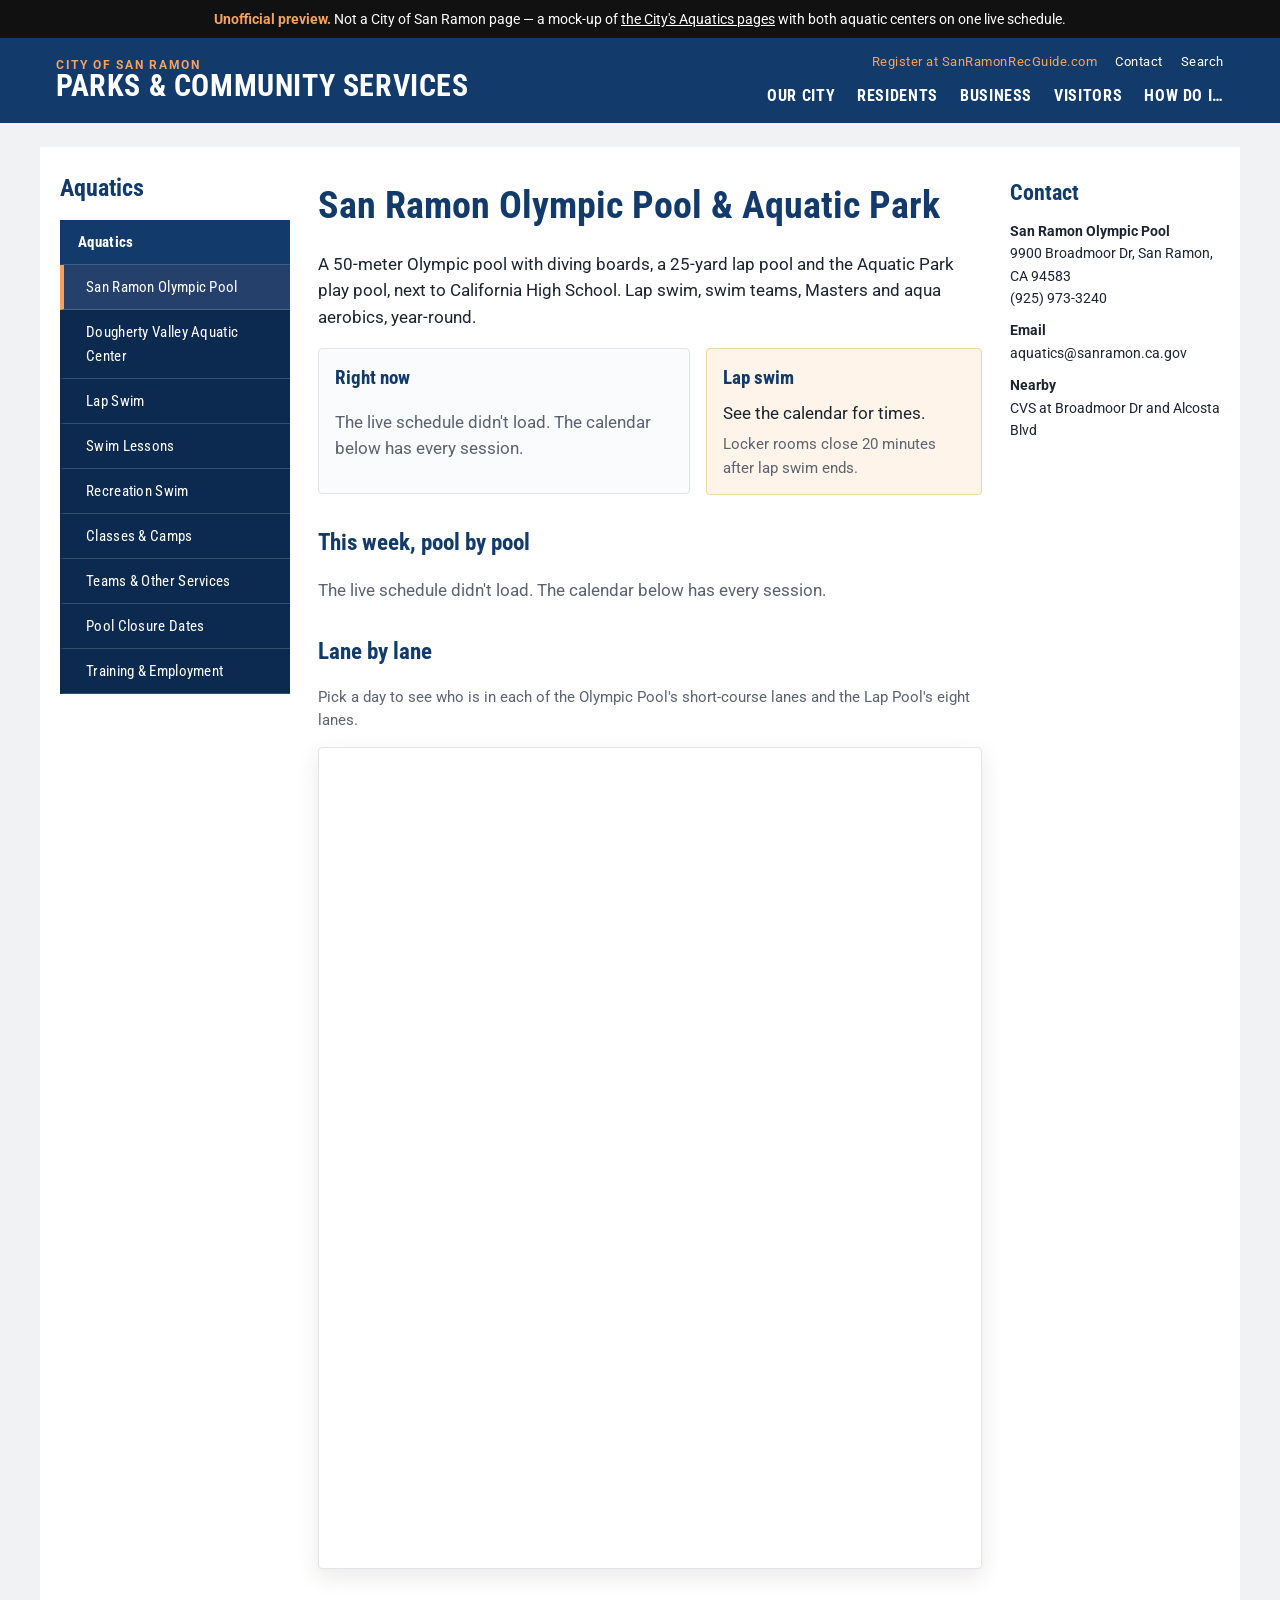
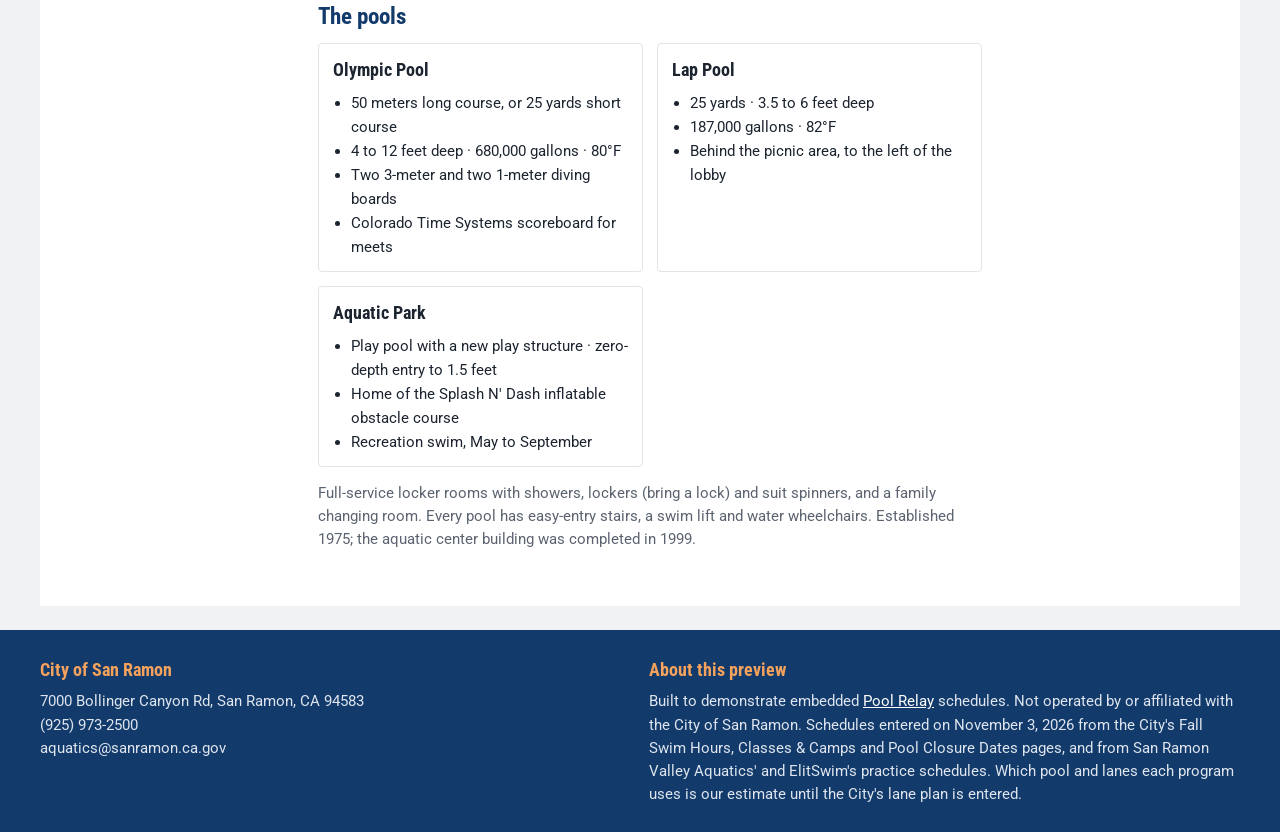
<file: olympic-pool.html>
<!doctype html>
<!-- UNOFFICIAL PREVIEW. Not a City of San Ramon website. A mock-up of https://www.sanramon.ca.gov/our_city/departments_and_divisions/parks_community_services/aquatics
     with the City's two aquatic centers on one live Pool Relay schedule. -->
<html lang="en">
<head>
<meta charset="utf-8">
<meta name="viewport" content="width=device-width, initial-scale=1">
<meta name="robots" content="noindex, nofollow">
<title>San Ramon Olympic Pool &amp; Aquatic Park | City of San Ramon Aquatics preview</title>
<link rel="preconnect" href="https://fonts.googleapis.com"><link rel="preconnect" href="https://fonts.gstatic.com" crossorigin>
<link href="https://fonts.googleapis.com/css2?family=Roboto:wght@400;500;700&family=Roboto+Condensed:wght@400;700&display=swap" rel="stylesheet">
<link rel="stylesheet" href="style.css?v=bbf030f4">
</head>
<body>
<div class="preview-note"><b>Unofficial preview.</b> Not a City of San Ramon page &mdash; a mock-up of <a href="https://www.sanramon.ca.gov/our_city/departments_and_divisions/parks_community_services/aquatics" target="_blank" rel="noopener noreferrer">the City's Aquatics pages</a> with both aquatic centers on one live schedule.</div>
<header class="site"><div class="hdr">
  <a class="brand" href="index.html"><small>City of San Ramon</small><span>Parks &amp; Community Services</span></a>
  <div class="right"><div class="util"><span>Register at SanRamonRecGuide.com</span><span>Contact</span><span>Search</span></div>
    <nav aria-label="Main"><span>Our City</span><span>Residents</span><span>Business</span><span>Visitors</span><span>How Do I…</span></nav></div>
</div></header>
<div class="page">
  <aside class="side"><h2>Aquatics</h2><nav aria-label="Aquatics"><a class="" href="index.html">Aquatics</a><a class="sub here" href="olympic-pool.html">San Ramon Olympic Pool</a><a class="sub" href="dougherty-valley.html">Dougherty Valley Aquatic Center</a><a class="sub" href="lap-swim.html">Lap Swim</a><a class="sub" href="#">Swim Lessons</a><a class="sub" href="#">Recreation Swim</a><a class="sub" href="classes.html">Classes &amp; Camps</a><a class="sub" href="teams.html">Teams &amp; Other Services</a><a class="sub" href="closures.html">Pool Closure Dates</a><a class="sub" href="#">Training &amp; Employment</a></nav></aside>
  <main class="main"><h1>San Ramon Olympic Pool &amp; Aquatic Park</h1>
    <p class="lede">A 50-meter Olympic pool with diving boards, a 25-yard lap pool and the Aquatic Park play pool, next to California High School. Lap swim, swim teams, Masters and aqua aerobics, year-round.</p>
    <div class="top2">
      <section class="now" aria-live="polite"><h2>Right now</h2>
        <div id="today" data-view="crpwBd7tJOeik4pmuAR3ID" data-pool="srop"><p class="muted">Loading today’s schedule…</p></div></section>
      <aside class="hours"><h2>Lap swim</h2>
        <div data-live="hours" data-view="crpwBd7tJOeik4pmuAR3ID" data-pool="srop" data-format="dl" data-group="San Ramon Aquatics / Lap Swim" data-whole="0"><p class="muted">…</p></div>
        <div class="adjusted" data-live="exceptions" data-view="crpwBd7tJOeik4pmuAR3ID" data-pool="srop" data-group="San Ramon Aquatics / Lap Swim" hidden></div>
        <p class="small muted" style="margin:6px 0 0">Locker rooms close 20 minutes after lap swim ends.</p>
      </aside>
    </div>
    <h2>This week, pool by pool</h2>
    <div id="week" data-view="crpwBd7tJOeik4pmuAR3ID" data-pool="srop" data-pools="Olympic Pool|Lap Pool"><p class="muted">Loading the week…</p></div>
    <h2>Lane by lane</h2>
    <p class="small muted">Pick a day to see who is in each of the Olympic Pool's short-course lanes and the Lap Pool's eight lanes.</p>
    <div class="frame"><iframe src="https://www.poolrelay.com/embed/crpwBd7tJOeik4pmuAR3ID" height="820" title="San Ramon Olympic Pool &amp; Aquatic Park, lane by lane" loading="lazy"></iframe></div>
    <h2>The pools</h2>
    <div class="facts">
      <div><h3>Olympic Pool</h3><ul><li>50 meters long course, or 25 yards short course</li><li>4 to 12 feet deep · 680,000 gallons · 80°F</li>
        <li>Two 3-meter and two 1-meter diving boards</li><li>Colorado Time Systems scoreboard for meets</li></ul></div>
      <div><h3>Lap Pool</h3><ul><li>25 yards · 3.5 to 6 feet deep</li><li>187,000 gallons · 82°F</li><li>Behind the picnic area, to the left of the lobby</li></ul></div>
      <div><h3>Aquatic Park</h3><ul><li>Play pool with a new play structure · zero-depth entry to 1.5 feet</li><li>Home of the Splash N' Dash inflatable obstacle course</li><li>Recreation swim, May to September</li></ul></div>
    </div>
    <p class="small muted">Full-service locker rooms with showers, lockers (bring a lock) and suit spinners, and a family changing room. Every pool has
      easy-entry stairs, a swim lift and water wheelchairs. Established 1975; the aquatic center building was completed in 1999.</p>
</main>
  <aside class="contact"><h2>Contact</h2><p><b>San Ramon Olympic Pool</b>9900 Broadmoor Dr, San Ramon, CA 94583<br>(925) 973-3240</p><p><b>Email</b>aquatics@sanramon.ca.gov</p>
<p><b>Nearby</b>CVS at Broadmoor Dr and Alcosta Blvd</p></aside>
</div>
<footer class="site"><div class="in">
  <div><h4>City of San Ramon</h4><p>7000 Bollinger Canyon Rd, San Ramon, CA 94583<br>(925) 973-2500<br>aquatics@sanramon.ca.gov</p></div>
  <div><h4>About this preview</h4><p>Built to demonstrate embedded <a href="https://www.poolrelay.com" target="_blank" rel="noopener">Pool Relay</a> schedules. Not operated by or affiliated with the City of San Ramon. Schedules entered on November 3, 2026 from the City's Fall Swim Hours, Classes &amp; Camps and Pool Closure Dates pages, and from San Ramon Valley Aquatics' and ElitSwim's practice schedules. Which pool and lanes each program uses is our estimate until the City's lane plan is entered.</p></div>
</div></footer>
<script>window.POOLS = [{"slug": "srop", "name": "San Ramon Olympic Pool & Aquatic Park", "short": "San Ramon Olympic Pool", "facility": "San Ramon Olympic Pool & Aquatic Park", "area": "San Ramon", "kind": "yearRound", "address": "9900 Broadmoor Dr, San Ramon, CA 94583", "phone": "(925) 973-3240", "href": "olympic-pool.html"}, {"slug": "dvac", "name": "Dougherty Valley Aquatic Center", "short": "Dougherty Valley", "facility": "Dougherty Valley Aquatic Center", "area": "San Ramon", "kind": "yearRound", "address": "10550 Albion Rd, San Ramon, CA 94582", "phone": "(925) 973-3335", "href": "dougherty-valley.html"}];</script>
<script src="finder.js?v=bbf030f4"></script>
</body>
</html>
</file>
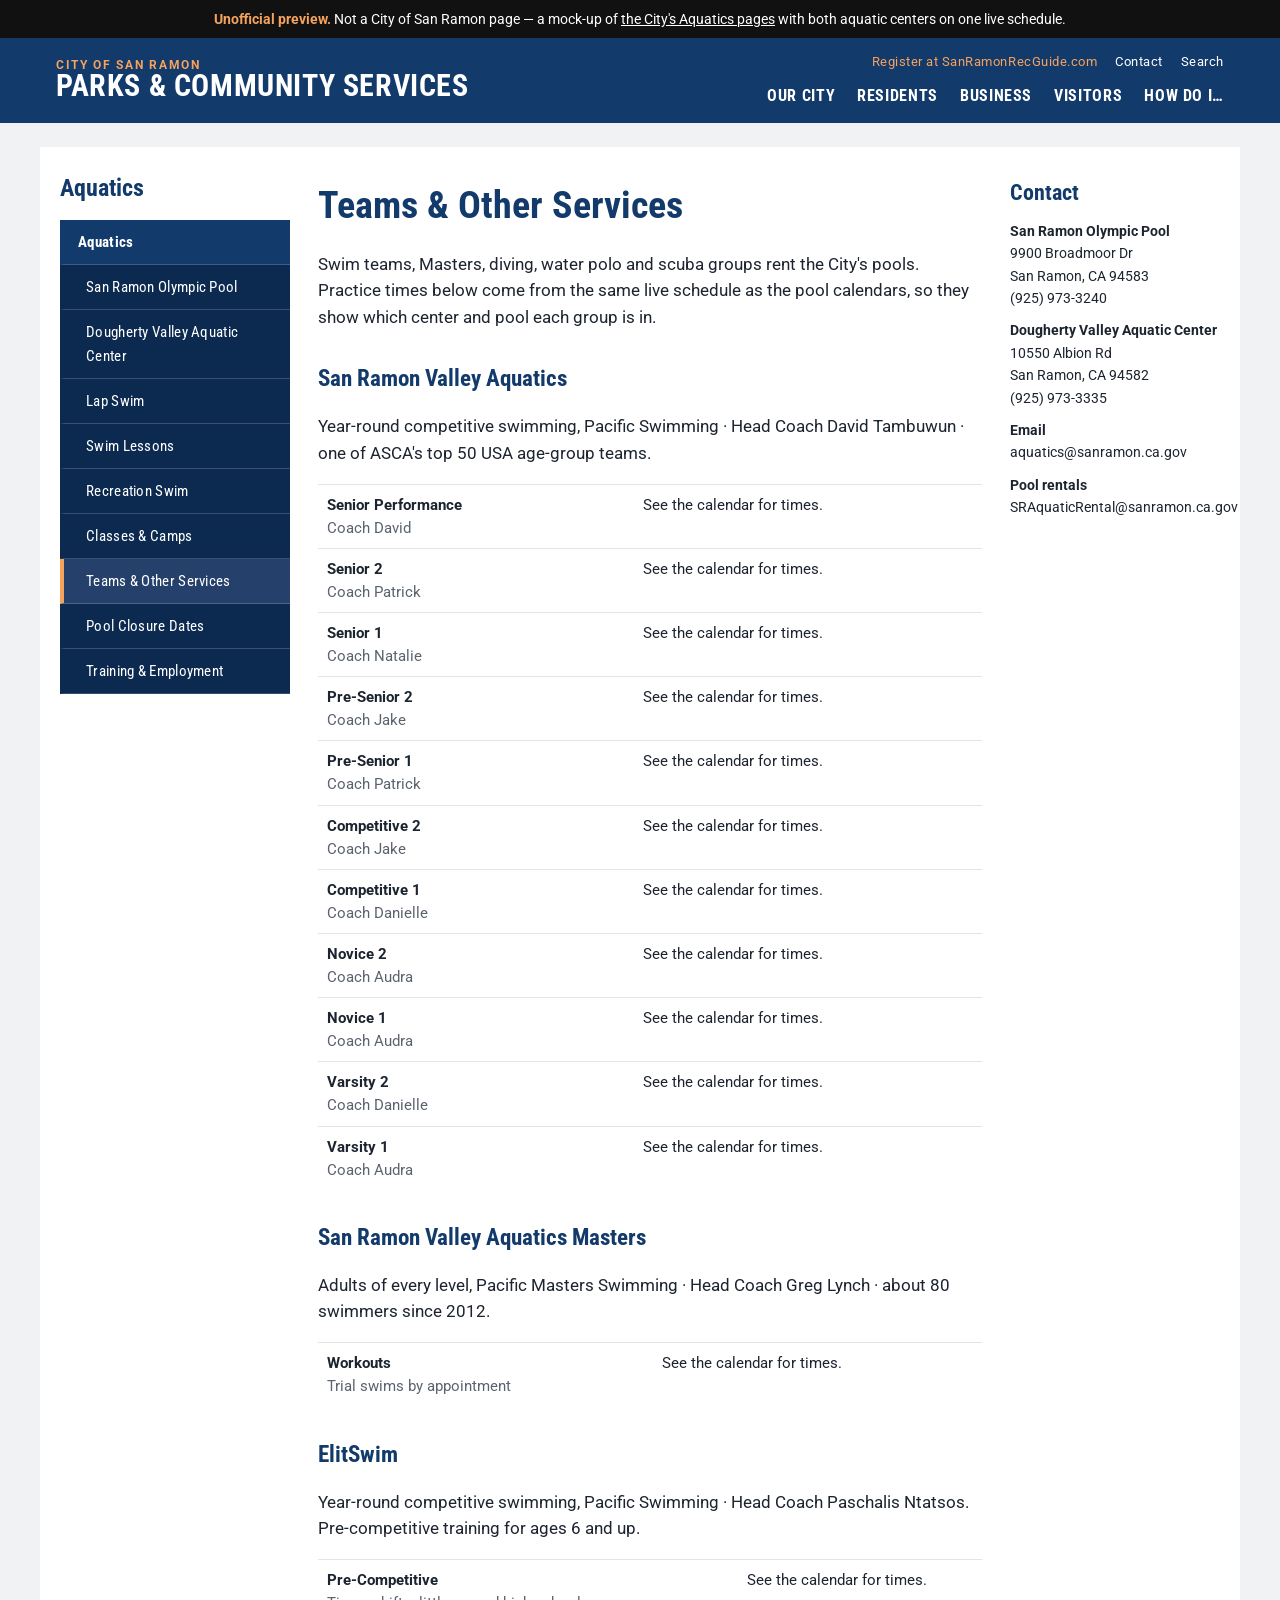
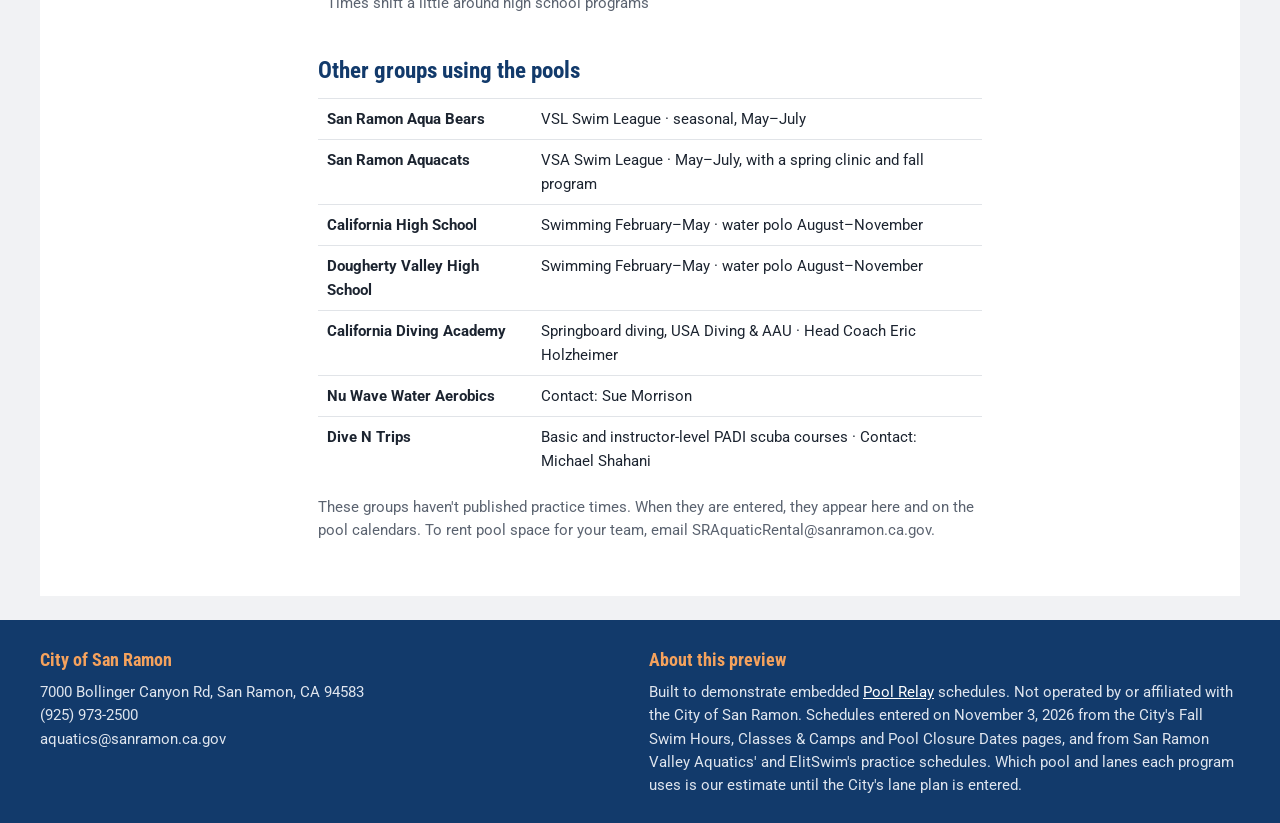
<file: teams.html>
<!doctype html>
<!-- UNOFFICIAL PREVIEW. Not a City of San Ramon website. A mock-up of https://www.sanramon.ca.gov/our_city/departments_and_divisions/parks_community_services/aquatics
     with the City's two aquatic centers on one live Pool Relay schedule. -->
<html lang="en">
<head>
<meta charset="utf-8">
<meta name="viewport" content="width=device-width, initial-scale=1">
<meta name="robots" content="noindex, nofollow">
<title>Teams &amp; Other Services | City of San Ramon Aquatics preview</title>
<link rel="preconnect" href="https://fonts.googleapis.com"><link rel="preconnect" href="https://fonts.gstatic.com" crossorigin>
<link href="https://fonts.googleapis.com/css2?family=Roboto:wght@400;500;700&family=Roboto+Condensed:wght@400;700&display=swap" rel="stylesheet">
<link rel="stylesheet" href="style.css?v=bbf030f4">
</head>
<body>
<div class="preview-note"><b>Unofficial preview.</b> Not a City of San Ramon page &mdash; a mock-up of <a href="https://www.sanramon.ca.gov/our_city/departments_and_divisions/parks_community_services/aquatics" target="_blank" rel="noopener noreferrer">the City's Aquatics pages</a> with both aquatic centers on one live schedule.</div>
<header class="site"><div class="hdr">
  <a class="brand" href="index.html"><small>City of San Ramon</small><span>Parks &amp; Community Services</span></a>
  <div class="right"><div class="util"><span>Register at SanRamonRecGuide.com</span><span>Contact</span><span>Search</span></div>
    <nav aria-label="Main"><span>Our City</span><span>Residents</span><span>Business</span><span>Visitors</span><span>How Do I…</span></nav></div>
</div></header>
<div class="page">
  <aside class="side"><h2>Aquatics</h2><nav aria-label="Aquatics"><a class="" href="index.html">Aquatics</a><a class="sub" href="olympic-pool.html">San Ramon Olympic Pool</a><a class="sub" href="dougherty-valley.html">Dougherty Valley Aquatic Center</a><a class="sub" href="lap-swim.html">Lap Swim</a><a class="sub" href="#">Swim Lessons</a><a class="sub" href="#">Recreation Swim</a><a class="sub" href="classes.html">Classes &amp; Camps</a><a class="sub here" href="teams.html">Teams &amp; Other Services</a><a class="sub" href="closures.html">Pool Closure Dates</a><a class="sub" href="#">Training &amp; Employment</a></nav></aside>
  <main class="main"><h1>Teams &amp; Other Services</h1>
    <p class="lede">Swim teams, Masters, diving, water polo and scuba groups rent the City's pools. Practice times below come from the same
      live schedule as the pool calendars, so they show which center and pool each group is in.</p>
    <h2>San Ramon Valley Aquatics</h2>
    <p>Year-round competitive swimming, Pacific Swimming · Head Coach David Tambuwun · one of ASCA's top 50 USA age-group teams.</p>
    <div class="tblwrap"><table class="prog"><tr><th>Senior Performance<div class="small muted" style="font-weight:400">Coach David</div></th><td class="when" data-live="when" data-view="crpwBd7tJOeik4pmuAR3ID,v0jSpnBF5QDS1Yb8kKWGnq" data-pool="srop|dvac" data-group="San Ramon Valley Aquatics / Senior Performance" data-gap="-1">…</td></tr><tr><th>Senior 2<div class="small muted" style="font-weight:400">Coach Patrick</div></th><td class="when" data-live="when" data-view="crpwBd7tJOeik4pmuAR3ID,v0jSpnBF5QDS1Yb8kKWGnq" data-pool="srop|dvac" data-group="San Ramon Valley Aquatics / Senior 2" data-gap="-1">…</td></tr><tr><th>Senior 1<div class="small muted" style="font-weight:400">Coach Natalie</div></th><td class="when" data-live="when" data-view="crpwBd7tJOeik4pmuAR3ID,v0jSpnBF5QDS1Yb8kKWGnq" data-pool="srop|dvac" data-group="San Ramon Valley Aquatics / Senior 1" data-gap="-1">…</td></tr><tr><th>Pre-Senior 2<div class="small muted" style="font-weight:400">Coach Jake</div></th><td class="when" data-live="when" data-view="crpwBd7tJOeik4pmuAR3ID,v0jSpnBF5QDS1Yb8kKWGnq" data-pool="srop|dvac" data-group="San Ramon Valley Aquatics / Pre-Senior 2" data-gap="-1">…</td></tr><tr><th>Pre-Senior 1<div class="small muted" style="font-weight:400">Coach Patrick</div></th><td class="when" data-live="when" data-view="crpwBd7tJOeik4pmuAR3ID,v0jSpnBF5QDS1Yb8kKWGnq" data-pool="srop|dvac" data-group="San Ramon Valley Aquatics / Pre-Senior 1" data-gap="-1">…</td></tr><tr><th>Competitive 2<div class="small muted" style="font-weight:400">Coach Jake</div></th><td class="when" data-live="when" data-view="crpwBd7tJOeik4pmuAR3ID,v0jSpnBF5QDS1Yb8kKWGnq" data-pool="srop|dvac" data-group="San Ramon Valley Aquatics / Competitive 2" data-gap="-1">…</td></tr><tr><th>Competitive 1<div class="small muted" style="font-weight:400">Coach Danielle</div></th><td class="when" data-live="when" data-view="crpwBd7tJOeik4pmuAR3ID,v0jSpnBF5QDS1Yb8kKWGnq" data-pool="srop|dvac" data-group="San Ramon Valley Aquatics / Competitive 1" data-gap="-1">…</td></tr><tr><th>Novice 2<div class="small muted" style="font-weight:400">Coach Audra</div></th><td class="when" data-live="when" data-view="crpwBd7tJOeik4pmuAR3ID,v0jSpnBF5QDS1Yb8kKWGnq" data-pool="srop|dvac" data-group="San Ramon Valley Aquatics / Novice 2" data-gap="-1">…</td></tr><tr><th>Novice 1<div class="small muted" style="font-weight:400">Coach Audra</div></th><td class="when" data-live="when" data-view="crpwBd7tJOeik4pmuAR3ID,v0jSpnBF5QDS1Yb8kKWGnq" data-pool="srop|dvac" data-group="San Ramon Valley Aquatics / Novice 1" data-gap="-1">…</td></tr><tr><th>Varsity 2<div class="small muted" style="font-weight:400">Coach Danielle</div></th><td class="when" data-live="when" data-view="crpwBd7tJOeik4pmuAR3ID,v0jSpnBF5QDS1Yb8kKWGnq" data-pool="srop|dvac" data-group="San Ramon Valley Aquatics / Varsity 2" data-gap="-1">…</td></tr><tr><th>Varsity 1<div class="small muted" style="font-weight:400">Coach Audra</div></th><td class="when" data-live="when" data-view="crpwBd7tJOeik4pmuAR3ID,v0jSpnBF5QDS1Yb8kKWGnq" data-pool="srop|dvac" data-group="San Ramon Valley Aquatics / Varsity 1" data-gap="-1">…</td></tr></table></div>
    <h2>San Ramon Valley Aquatics Masters</h2>
    <p>Adults of every level, Pacific Masters Swimming · Head Coach Greg Lynch · about 80 swimmers since 2012.</p>
    <div class="tblwrap"><table class="prog"><tr><th>Workouts<div class="small muted" style="font-weight:400">Trial swims by appointment</div></th><td class="when" data-live="when" data-view="crpwBd7tJOeik4pmuAR3ID,v0jSpnBF5QDS1Yb8kKWGnq" data-pool="srop|dvac" data-group="San Ramon Valley Aquatics / Masters" data-gap="-1">…</td></tr></table></div>
    <h2>ElitSwim</h2>
    <p>Year-round competitive swimming, Pacific Swimming · Head Coach Paschalis Ntatsos. Pre-competitive training for ages 6 and up.</p>
    <div class="tblwrap"><table class="prog"><tr><th>Pre-Competitive<div class="small muted" style="font-weight:400">Times shift a little around high school programs</div></th><td class="when" data-live="when" data-view="crpwBd7tJOeik4pmuAR3ID,v0jSpnBF5QDS1Yb8kKWGnq" data-pool="srop|dvac" data-group="ElitSwim / Pre-Competitive" data-gap="-1">…</td></tr></table></div>
    <h2>Other groups using the pools</h2>
    <div class="tblwrap"><table class="prog"><tr><th>San Ramon Aqua Bears</th><td>VSL Swim League · seasonal, May–July</td></tr><tr><th>San Ramon Aquacats</th><td>VSA Swim League · May–July, with a spring clinic and fall program</td></tr><tr><th>California High School</th><td>Swimming February–May · water polo August–November</td></tr><tr><th>Dougherty Valley High School</th><td>Swimming February–May · water polo August–November</td></tr><tr><th>California Diving Academy</th><td>Springboard diving, USA Diving &amp; AAU · Head Coach Eric Holzheimer</td></tr><tr><th>Nu Wave Water Aerobics</th><td>Contact: Sue Morrison</td></tr><tr><th>Dive N Trips</th><td>Basic and instructor-level PADI scuba courses · Contact: Michael Shahani</td></tr></table></div>
    <p class="small muted">These groups haven't published practice times. When they are entered, they appear here and on the pool calendars.
      To rent pool space for your team, email SRAquaticRental@sanramon.ca.gov.</p>
</main>
  <aside class="contact"><h2>Contact</h2><p><b>San Ramon Olympic Pool</b>9900 Broadmoor Dr<br>San Ramon, CA 94583<br>(925) 973-3240</p>
<p><b>Dougherty Valley Aquatic Center</b>10550 Albion Rd<br>San Ramon, CA 94582<br>(925) 973-3335</p>
<p><b>Email</b>aquatics@sanramon.ca.gov</p><p><b>Pool rentals</b>SRAquaticRental@sanramon.ca.gov</p></aside>
</div>
<footer class="site"><div class="in">
  <div><h4>City of San Ramon</h4><p>7000 Bollinger Canyon Rd, San Ramon, CA 94583<br>(925) 973-2500<br>aquatics@sanramon.ca.gov</p></div>
  <div><h4>About this preview</h4><p>Built to demonstrate embedded <a href="https://www.poolrelay.com" target="_blank" rel="noopener">Pool Relay</a> schedules. Not operated by or affiliated with the City of San Ramon. Schedules entered on November 3, 2026 from the City's Fall Swim Hours, Classes &amp; Camps and Pool Closure Dates pages, and from San Ramon Valley Aquatics' and ElitSwim's practice schedules. Which pool and lanes each program uses is our estimate until the City's lane plan is entered.</p></div>
</div></footer>
<script>window.POOLS = [{"slug": "srop", "name": "San Ramon Olympic Pool & Aquatic Park", "short": "San Ramon Olympic Pool", "facility": "San Ramon Olympic Pool & Aquatic Park", "area": "San Ramon", "kind": "yearRound", "address": "9900 Broadmoor Dr, San Ramon, CA 94583", "phone": "(925) 973-3240", "href": "olympic-pool.html"}, {"slug": "dvac", "name": "Dougherty Valley Aquatic Center", "short": "Dougherty Valley", "facility": "Dougherty Valley Aquatic Center", "area": "San Ramon", "kind": "yearRound", "address": "10550 Albion Rd, San Ramon, CA 94582", "phone": "(925) 973-3335", "href": "dougherty-valley.html"}];</script>
<script src="finder.js?v=bbf030f4"></script>
</body>
</html>
</file>
<file: style.css>
/* City of San Ramon Aquatics — a working preview of sanramon.ca.gov's aquatics pages with the Olympic Pool and Dougherty
   Valley on one live schedule. Chrome after the City's theme: a deep blue band, a blue side menu, condensed headings. */
:root{
  --orange:#123a6b; --orange-d:#0c2a50; --orange-dd:#e07a2e; --blue:#1565a8; --ink:#1c2430; --body:#333; --muted:#5b6370;
  --rule:#e1e4e8; --paper:#fff; --wash:#f1f2f4; --cream:#fff4ea; --gold:#f5a25d;
  --lap:#e07a2e; --rec:#16a085; --fit:#7a4fb0; --learn:#c69214; --team:#b5304b; --other:#8b8378;
  --open:#1f7a45; --soon:#b56d07; --shut:#6f7780; --rust:#b5304b; --rust-d:#8a1f36; --teal:#00629b;
}
*{box-sizing:border-box}
html{-webkit-text-size-adjust:100%}
body{margin:0;background:var(--wash);color:var(--ink);font:16.5px/1.6 Roboto,system-ui,-apple-system,"Segoe UI",sans-serif}
a{color:var(--blue)}
h1,h2,h3,.hdr nav,.side h2{font-family:"Roboto Condensed","Arial Narrow",Roboto,sans-serif}
.preview-note{background:#111;color:#fff;font-size:13.5px;line-height:1.5;padding:9px 16px;text-align:center}
.preview-note b{color:var(--gold)} .preview-note a{color:#fff}
header.site{background:var(--orange);color:#fff}
.hdr{max-width:1200px;margin:0 auto;display:flex;align-items:center;gap:24px;padding:14px 16px;flex-wrap:wrap}
.brand{display:flex;flex-direction:column;text-decoration:none;color:#fff;line-height:1}
.brand small{font-size:12px;letter-spacing:.14em;text-transform:uppercase;color:var(--gold);font-weight:700}
.brand span{font-family:"Roboto Condensed",Roboto,sans-serif;font-size:30px;font-weight:700;letter-spacing:.02em;text-transform:uppercase}
.hdr .right{margin-left:auto;display:flex;flex-direction:column;align-items:flex-end;gap:10px}
.hdr .util{display:flex;gap:18px;font-size:13px;letter-spacing:.04em}
.hdr .util span:first-child{color:var(--gold)}
.hdr nav{display:flex;gap:22px;font-size:16px;font-weight:700;letter-spacing:.04em;text-transform:uppercase}
.page{max-width:1200px;margin:24px auto;background:#fff;padding:28px 20px 40px;display:grid;grid-template-columns:230px minmax(0,1fr) 210px;gap:28px}
.side h2{font-size:24px;font-weight:700;margin:0 0 18px;line-height:1.15;color:var(--orange)}
.side nav a{display:block;background:var(--orange);color:#fff;text-decoration:none;font-family:"Roboto Condensed",Roboto,sans-serif;font-weight:700;font-size:15px;
  letter-spacing:.02em;padding:10px 14px;border-bottom:1px solid rgba(255,255,255,.18);border-left:4px solid transparent}
.side nav a.sub{background:var(--orange-d);padding-left:22px;font-weight:400}
.side nav a.here{border-left-color:var(--gold);background:#24406b}
.main{min-width:0}
h1{font-size:clamp(28px,3.4vw,38px);font-weight:700;margin:0 0 14px;text-wrap:balance;color:var(--orange)}
h2{font-size:23px;font-weight:700;margin:30px 0 8px;text-wrap:balance;color:var(--orange)}
h3{font-size:18px;font-weight:700;margin:16px 0 4px}
.lede{max-width:70ch}
.muted{color:var(--muted)} .small{font-size:14.5px}
.contact h2{font-size:22px;margin:0 0 10px}
.contact{font-size:14px} .contact p{margin:0 0 10px} .contact b{display:block}
.top2{display:grid;grid-template-columns:minmax(0,1.35fr) minmax(0,1fr);gap:16px;align-items:start;margin:14px 0}
.top2 h2{margin:0 0 8px;font-size:19px}
.now{border:1px solid var(--rule);border-radius:4px;padding:14px 16px;background:#fafbfc}
.hours{border:1px solid #f0dc9a;border-radius:4px;padding:14px 16px;background:var(--cream)}
.hours dl{display:grid;grid-template-columns:auto 1fr;gap:3px 14px;margin:0 0 8px}
.hours dt{font-weight:600} .hours dd{margin:0;font-variant-numeric:tabular-nums}
.adjusted ul{margin:4px 0 0;padding-left:18px;font-size:14.5px}
.closed{color:var(--rust-d);font-size:15px;margin:6px 0}
table.fees{border-collapse:collapse;width:100%;max-width:620px;font-size:15px;margin:8px 0}
table.fees th,table.fees td{border:1px solid var(--rule);padding:7px 10px;text-align:left}
table.fees th{background:#fafbfc;font-weight:600}
table.fees td + td{font-variant-numeric:tabular-nums}
.cards{display:grid;grid-template-columns:repeat(auto-fit,minmax(220px,1fr));gap:14px;margin-top:8px}
.card{border:1px solid var(--rule);border-top:4px solid var(--orange-dd);padding:12px 14px;background:#fff}
.card h3{margin:0 0 4px} .card p{margin:0 0 6px;font-size:15px;color:var(--body)}
.card .st{font-weight:700;font-size:14.5px}
.prog{border-collapse:collapse;width:100%;font-size:15px}
.prog th,.prog td{text-align:left;padding:8px 9px;border-top:1px solid var(--rule);vertical-align:top}
.prog th{min-width:180px}
.prog td.when{font-variant-numeric:tabular-nums}
table.lanes{border-collapse:collapse;width:100%;font-size:15px;font-variant-numeric:tabular-nums;min-width:540px}
table.lanes th,table.lanes td{text-align:left;padding:7px 9px;border-top:1px solid var(--rule);vertical-align:top}
table.lanes thead th{font-size:12.5px;letter-spacing:.07em;text-transform:uppercase;color:var(--muted);border-top:0;font-weight:600}
table.lanes tbody th{white-space:nowrap;color:var(--orange);font-weight:700}
table.lanes .k{display:inline-block;width:8px;height:8px;border-radius:2px;margin-right:5px}
.tblwrap{overflow-x:auto}
.policy{background:#fafbfc;border-left:3px solid var(--orange-dd);padding:10px 14px;font-size:15px}
.facts{display:grid;grid-template-columns:repeat(auto-fit,minmax(240px,1fr));gap:14px}
.facts > div{border:1px solid var(--rule);border-radius:4px;padding:12px 14px}
.facts h3{margin:0 0 6px}.facts ul{margin:0;padding-left:18px;font-size:15px}
.replaces{margin-top:30px;background:#fbeef1;border-left:4px solid var(--rust);padding:16px 20px;border-radius:0 4px 4px 0}
.replaces h2{margin-top:0}
.replaces ul{margin:0;padding-left:20px}
.replaces li{margin-bottom:9px;max-width:80ch;font-size:15.5px}
footer.site{background:var(--orange);color:#dfe5ee;padding:26px 16px;font-size:14.5px}
footer.site .in{max-width:1200px;margin:0 auto;display:grid;grid-template-columns:repeat(auto-fit,minmax(220px,1fr));gap:18px}
footer.site h4{font-family:"Roboto Condensed",Roboto,sans-serif;margin:0 0 6px;color:var(--gold);font-size:18px}
footer.site p{margin:0} footer.site a{color:#fff}
@media (max-width:1000px){ .page{grid-template-columns:200px minmax(0,1fr)} .contact{grid-column:2} }
@media (max-width:760px){
  .hdr nav,.hdr .util{display:none} .page{grid-template-columns:1fr;margin:0;padding:18px 16px 30px} .side nav{display:none}
  .side h2{display:none} .contact{grid-column:auto} .top2{grid-template-columns:1fr}
}

/* ── The finder ─────────────────────────────────────────────────────────────── */
.finder{ border:1px solid var(--rule); border-radius:8px; background:#f5f8fb }
.finder .bar{ display:flex; flex-wrap:wrap; gap:14px 22px; padding:14px 16px; border-bottom:1px solid var(--rule) }
.finder fieldset{ border:0; margin:0; padding:0; min-width:0 }
.finder legend{ font-size:11.5px; font-weight:700; letter-spacing:.1em; text-transform:uppercase; color:var(--muted); margin-bottom:6px; padding:0 }
.chips{ display:flex; flex-wrap:wrap; gap:6px }
.chip{ border:1px solid #c5d6d5; background:#fff; border-radius:999px; padding:5px 12px; font-size:14px; cursor:pointer; color:var(--ink) }
.chip[aria-pressed="true"]{ background:var(--teal); border-color:var(--teal); color:#fff }
.chip:focus-visible{ outline:3px solid var(--gold); outline-offset:1px }
.chip.near{ border-style:dashed }
.finder .summary{ padding:10px 16px; font-size:15px; display:flex; flex-wrap:wrap; gap:6px 16px; align-items:baseline; border-bottom:1px solid var(--rule) }
.finder .summary b{ font-size:17px }

.split{ display:grid; grid-template-columns:minmax(0,1.25fr) minmax(0,1fr); min-height:560px }
.results{ list-style:none; margin:0; padding:0; max-height:720px; overflow:auto; border-right:1px solid var(--rule) }
#map{ min-height:560px; height:100%; background:#e9e4dc }

.pool{ display:grid; grid-template-columns:76px minmax(0,1fr); gap:12px; padding:13px 16px; border-bottom:1px solid var(--rule); background:#fff }
.pool:hover, .pool.hl{ background:#eef8fb }
.pool .ph{ width:76px; height:58px; border-radius:4px; background:#ddd center/cover no-repeat }
.pool h3{ margin:0; font-size:16.5px; line-height:1.3 }
.pool h3 a{ color:var(--ink); text-decoration:none }
.pool h3 a:hover{ text-decoration:underline }
.pool .where{ font-size:13.5px; color:var(--muted) }
.pool .state{ margin:5px 0 0; font-size:14.5px; font-weight:700 }
.pool .state.open{ color:var(--open) }
.pool .state.soon{ color:var(--soon) }
.pool .state.shut{ color:var(--shut) }
.pool .state .dot{ display:inline-block; width:9px; height:9px; border-radius:50%; background:currentColor; margin-right:6px; vertical-align:1px }
.pool .state.open .dot{ animation:pulse 1.6s ease-in-out infinite }
@keyframes pulse{ 50%{ opacity:.35 } }
@media (prefers-reduced-motion:reduce){ .pool .state.open .dot{ animation:none } }
.pool .sess{ margin:6px 0 0; padding:0; list-style:none; font-size:14px; display:flex; flex-direction:column; gap:2px }
.pool .sess li{ display:flex; gap:8px; align-items:baseline }
.pool .sess .t{ font-variant-numeric:tabular-nums; min-width:118px; color:#3b362f }
.pool .sess .k{ display:inline-block; width:8px; height:8px; border-radius:2px; flex:none; transform:translateY(-1px) }
.pool .sess .n{ color:var(--muted); font-size:13px }
.pool .sess li.past{ opacity:.45 }
.pool .sess li.now .t{ font-weight:700; color:var(--open) }

.tl{ position:relative; height:12px; margin:8px 0 2px; background:#e6efee; border-radius:3px; overflow:hidden }
.tl i{ position:absolute; top:0; bottom:0; border-radius:2px; opacity:.9 }
.tl .nowline{ position:absolute; top:-2px; bottom:-2px; width:2px; background:var(--ink) }
.tlscale{ display:flex; justify-content:space-between; font-size:11px; color:var(--muted); font-variant-numeric:tabular-nums }

.legend{ display:flex; flex-wrap:wrap; gap:4px 14px; font-size:13px; color:var(--muted); padding:10px 16px }
.legend span::before{ content:""; display:inline-block; width:10px; height:10px; border-radius:2px; margin-right:5px; background:var(--c); vertical-align:-1px }
.legend span{ background:none }

.k-lap{ --c:var(--lap); background:var(--lap) } .k-rec{ --c:var(--rec); background:var(--rec) }
.k-fit{ --c:var(--fit); background:var(--fit) } .k-learn{ --c:var(--learn); background:var(--learn) }
.k-team{ --c:var(--team); background:var(--team) } .k-other{ --c:#8b8378; background:#8b8378 }

.empty{ padding:22px 16px; color:var(--muted) }
.later-h{ padding:10px 16px 6px; font-size:12px; font-weight:700; letter-spacing:.1em; text-transform:uppercase; color:var(--muted); background:#f1f6f6; border-bottom:1px solid var(--rule) }

/* ── Calendar frames ──────────────────────────────────────────────────────── */
.frame{ border:1px solid var(--rule); border-radius:4px; overflow:hidden; background:#fff; box-shadow:0 8px 22px rgba(60,40,25,.10) }
.frame iframe{ display:block; width:100%; border:0 }
.cal-foot{ font-size:14px; color:var(--muted); margin:8px 0 0 }

/* ── Static lists ─────────────────────────────────────────────────────────── */
.grid-list{ display:grid; grid-template-columns:repeat(auto-fill,minmax(230px,1fr)); gap:8px 18px; list-style:none; margin:0; padding:0; font-size:14.5px }
.grid-list li span{ display:block; color:var(--muted); font-size:13px }
details.more{ border:1px solid var(--rule); border-radius:4px; margin:12px 0; background:#fff }
details.more summary{ cursor:pointer; padding:11px 14px; font-weight:700; color:var(--rust-d) }
details.more > div{ padding:4px 16px 16px }
.fees{ display:grid; grid-template-columns:repeat(auto-fit,minmax(240px,1fr)); gap:16px }
.fees table{ border-collapse:collapse; width:100%; font-size:14.5px }
.fees td{ padding:4px 0; border-bottom:1px dotted var(--rule) }
.fees td:last-child{ text-align:right; font-variant-numeric:tabular-nums }

.replaces{ margin-top:26px; background:#fbeef1; border-left:4px solid var(--rust); padding:16px 20px; border-radius:0 4px 4px 0 }
.replaces h2{ margin-top:0 }
.replaces ul{ margin:0; padding-left:20px }
.replaces li{ margin-bottom:9px; max-width:80ch }

/* ── One pool's page ──────────────────────────────────────────────────────── */
.back{ font-size:15px; display:inline-block; margin-bottom:12px }
.today{ border:1px solid var(--rule); border-radius:8px; background:#f7fbfe; padding:12px 16px; margin:18px 0 }
.today .pool{ padding:0; border:0; background:none; grid-template-columns:minmax(0,1fr) }
.today .pool:hover{ background:none }
.finding{ margin:22px 0 0; padding:14px 18px; border-left:4px solid var(--rust); background:#fbeef1; font-size:15px }
.finding b{ color:var(--rust-d) }
.finding ul{ margin:8px 0 0; padding-left:20px }
.finding li{ margin-bottom:6px }
.btns{ display:flex; flex-wrap:wrap; gap:8px; margin:14px 0 0 }
.btns .btn{ display:inline-block; background:var(--teal); color:#fff; border-radius:5px; padding:8px 16px; font-size:15px; text-decoration:none }
.btns .btn.ghost{ background:#fff; color:var(--teal); border:1px solid var(--teal) }


.leaflet-popup-content{ font:14px/1.45 "PT Sans", system-ui, sans-serif; margin:10px 12px }
.leaflet-popup-content b{ font-size:15px }

@media (max-width:820px){
  .split{ grid-template-columns:1fr }
  .results{ max-height:none; border-right:0 }
  #map{ min-height:320px; height:320px; order:-1; border-bottom:1px solid var(--rule) }
}
@media (max-width:420px){
  .pool{ grid-template-columns:1fr }
  .pool .ph{ display:none }
  .pool .sess .t{ min-width:104px }
}

.now .pool{ grid-template-columns:minmax(0,1fr); padding:0; border:0; background:none }
.now .pool:hover{ background:none }

/* The board here has no map: one column of pools. */
.finder .split{ grid-template-columns:1fr; min-height:0 }
.finder #map{ display:none }
.finder .results{ border-right:0; max-height:none }
</file>
